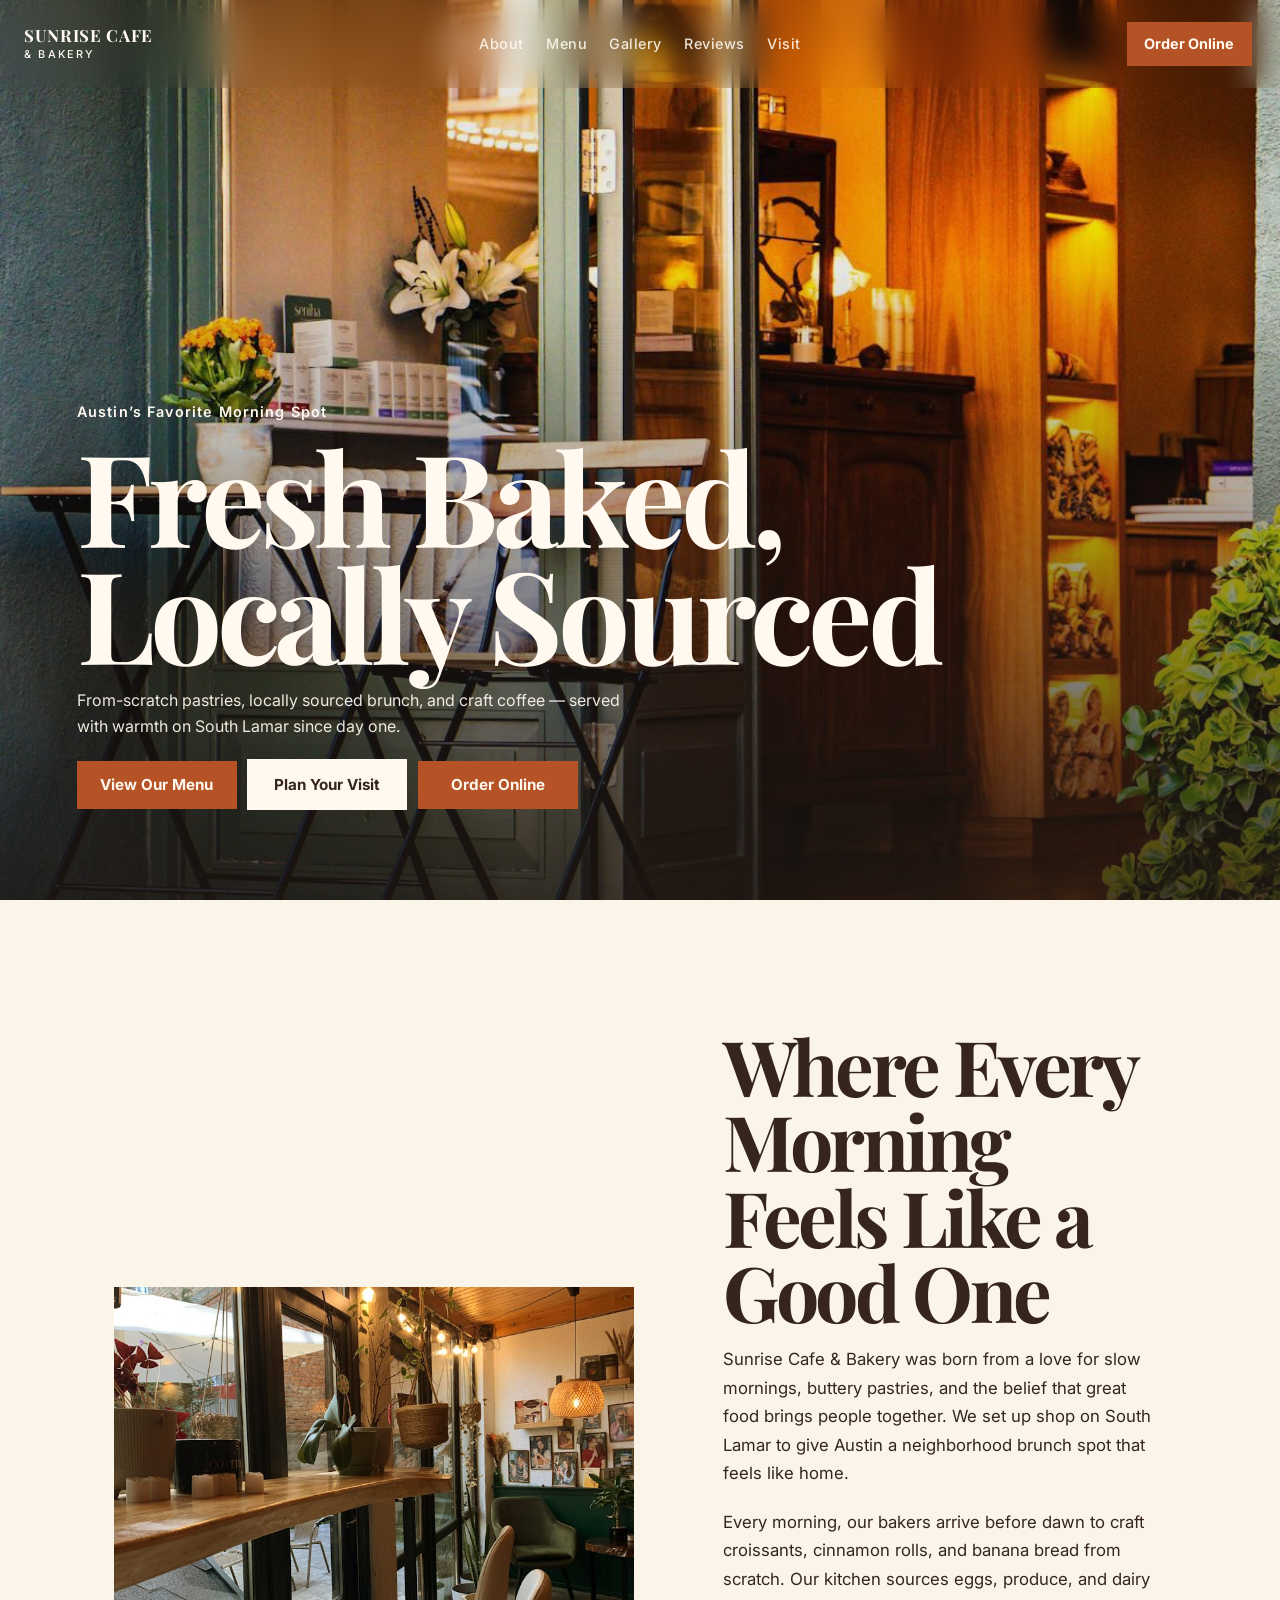
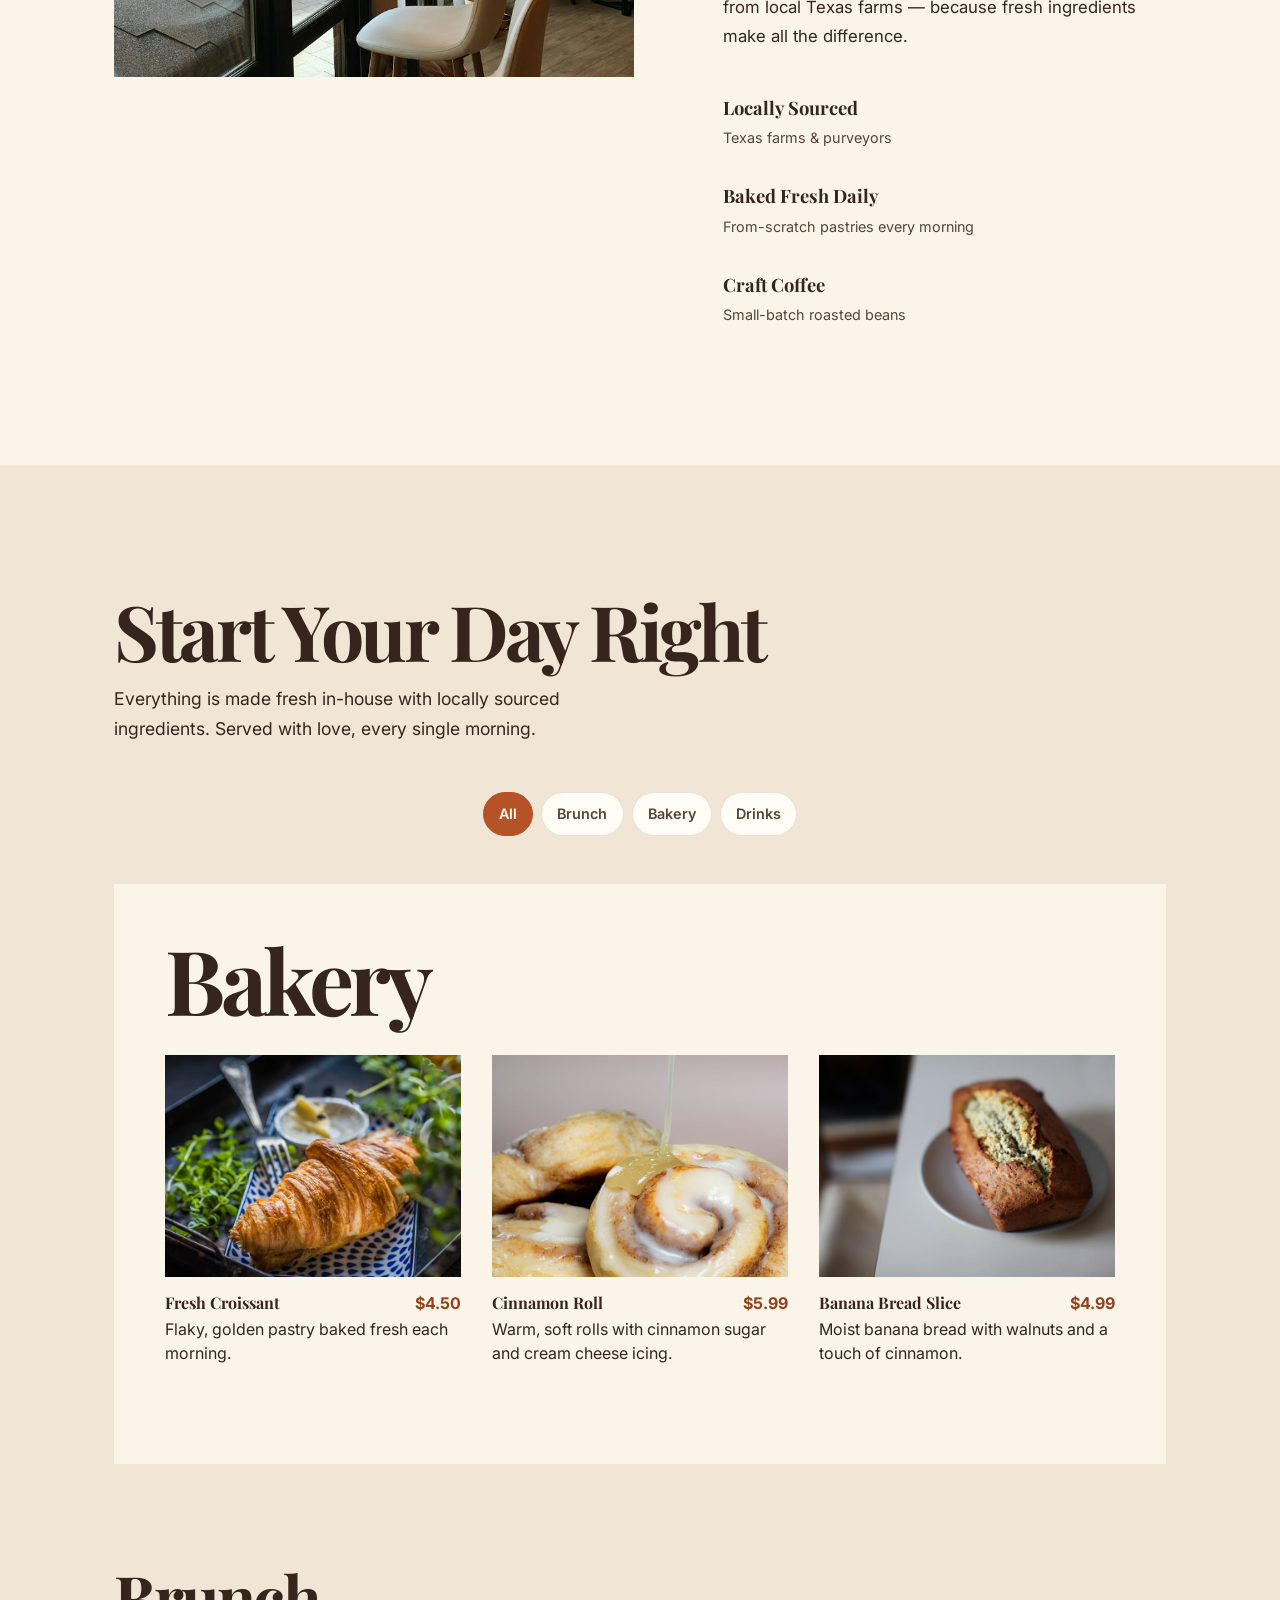
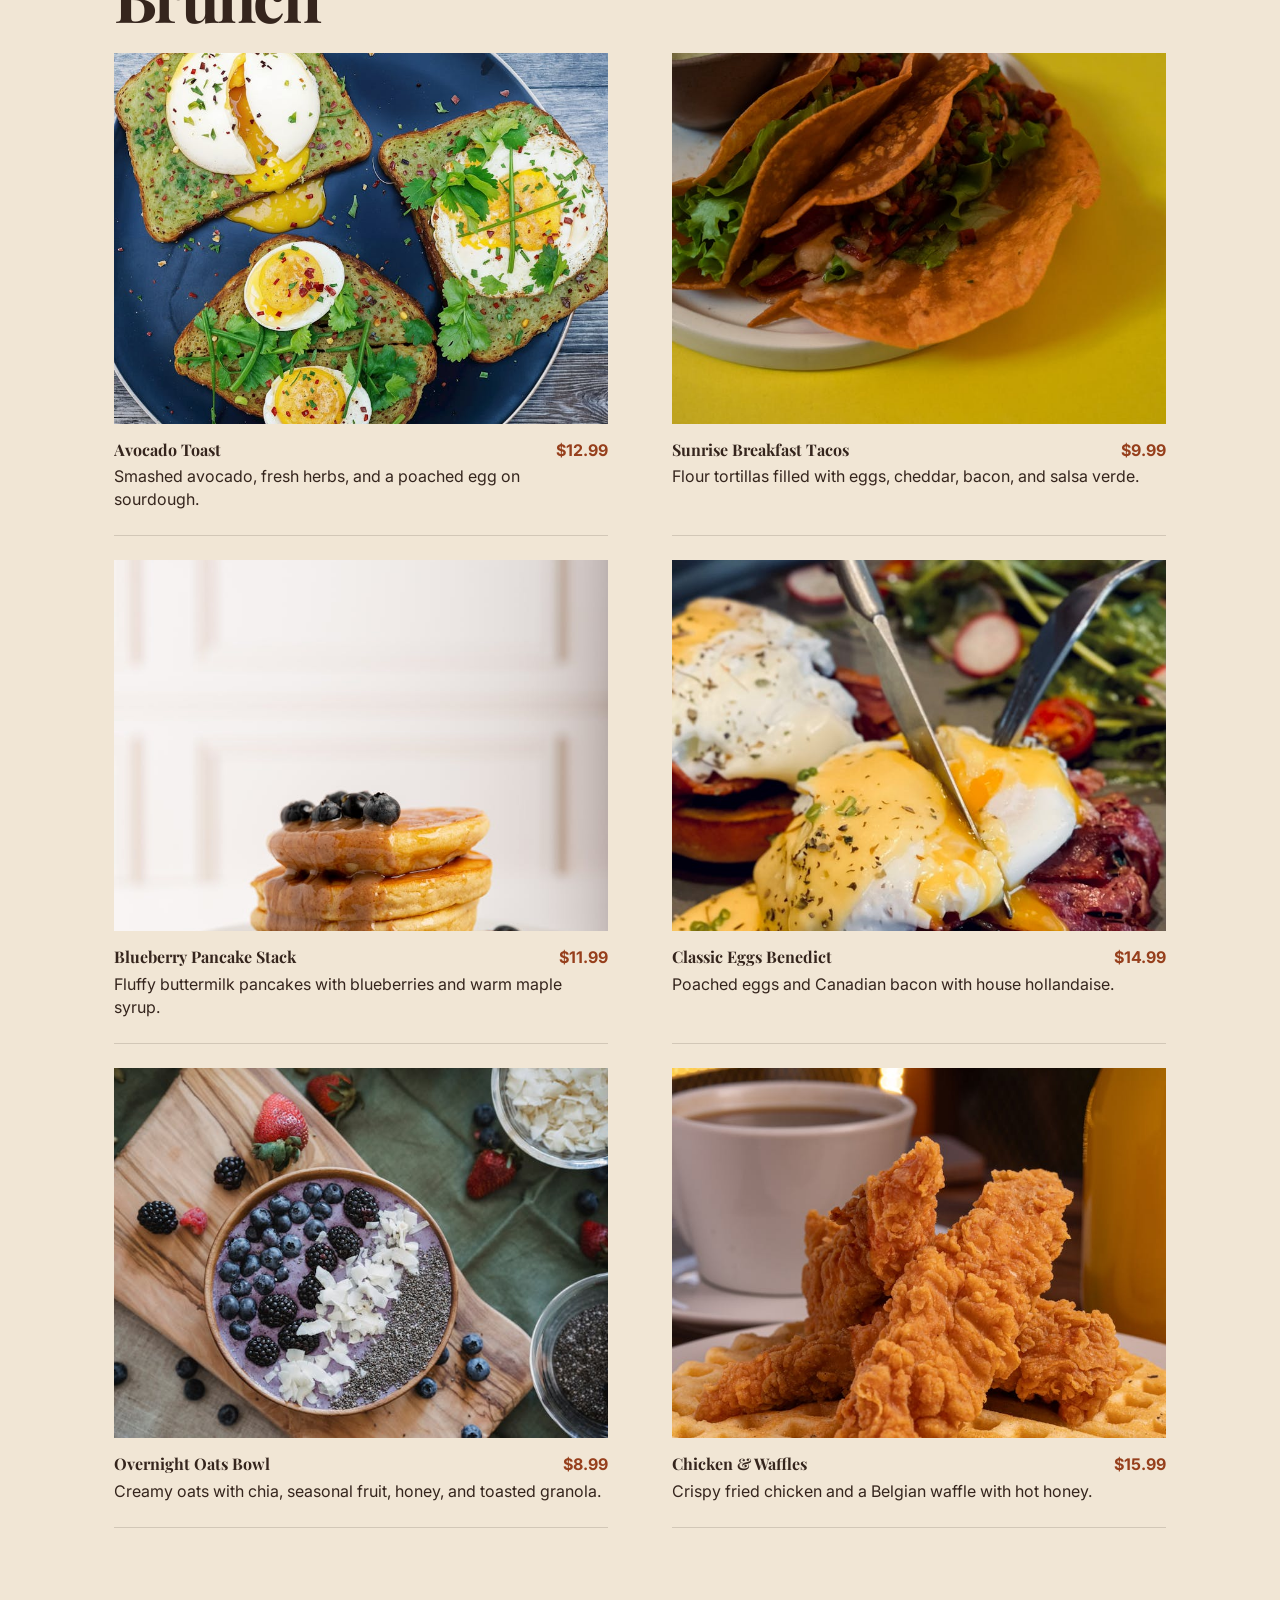
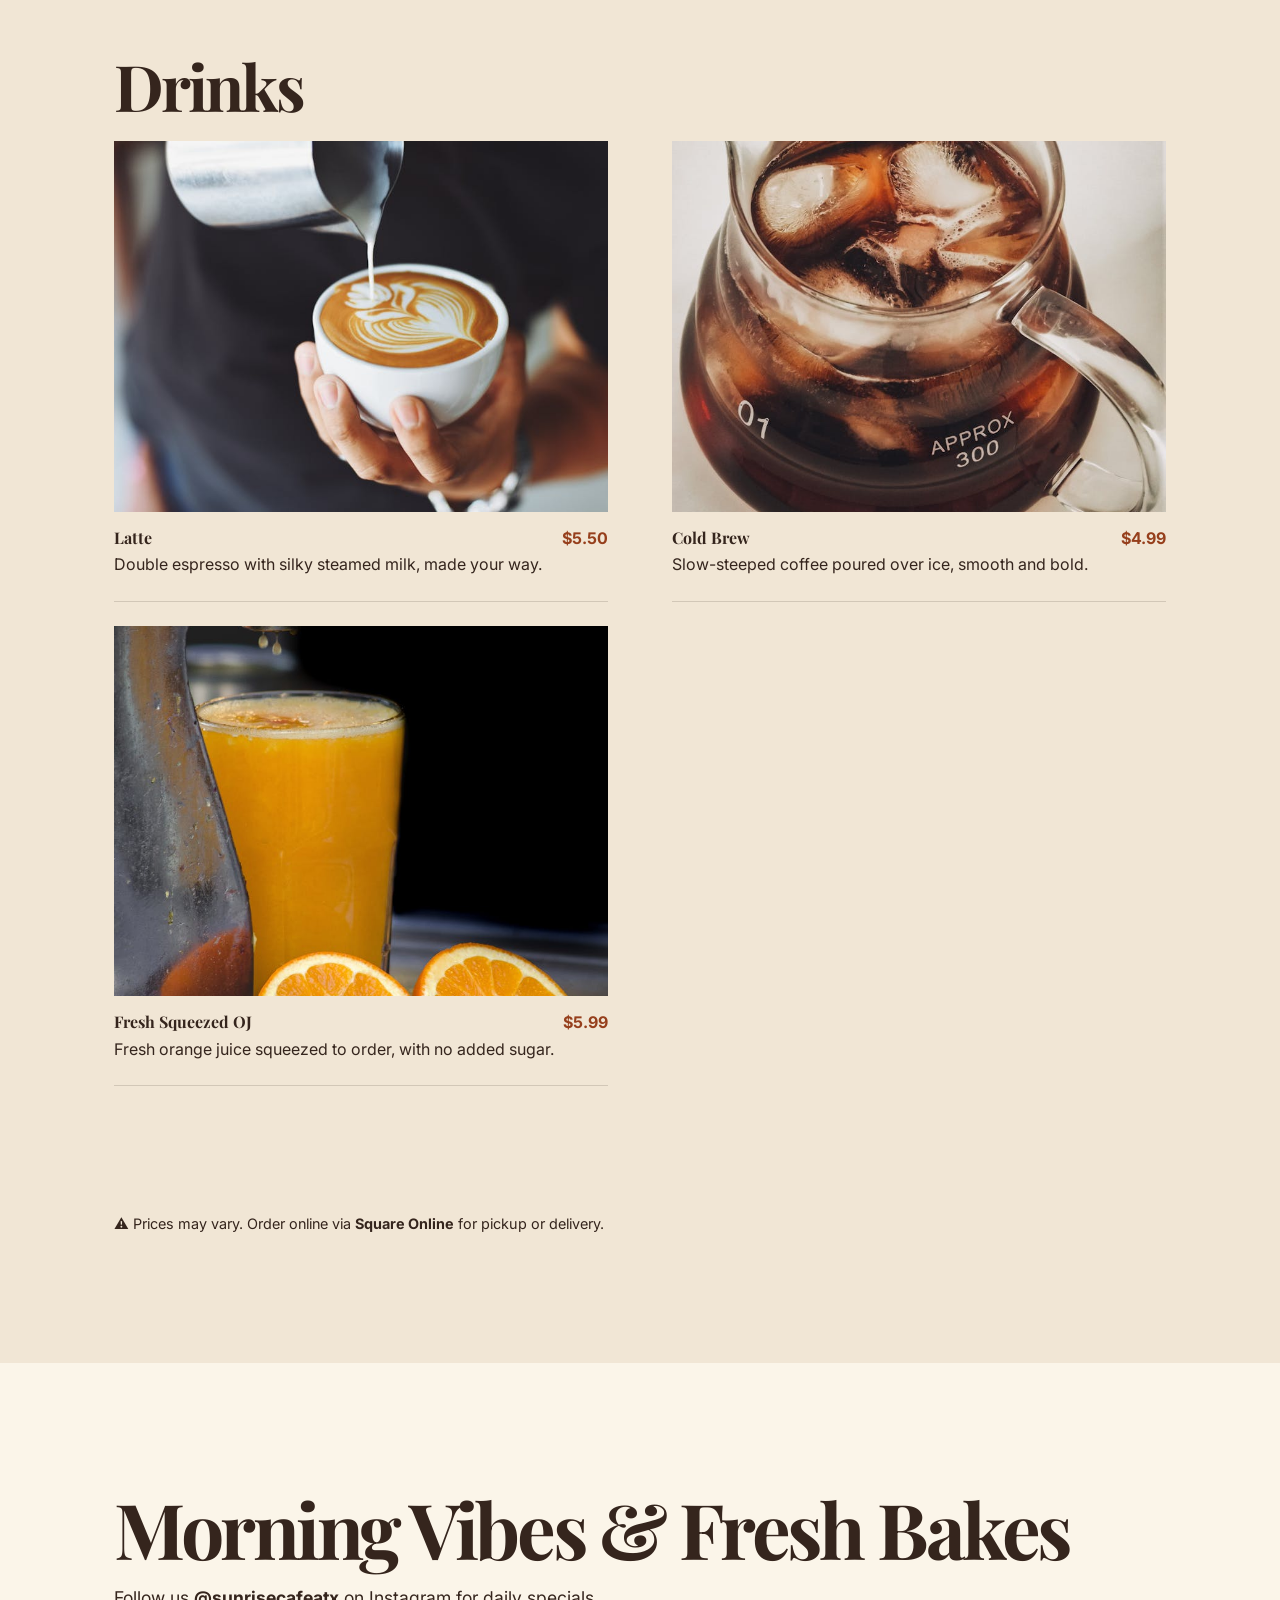
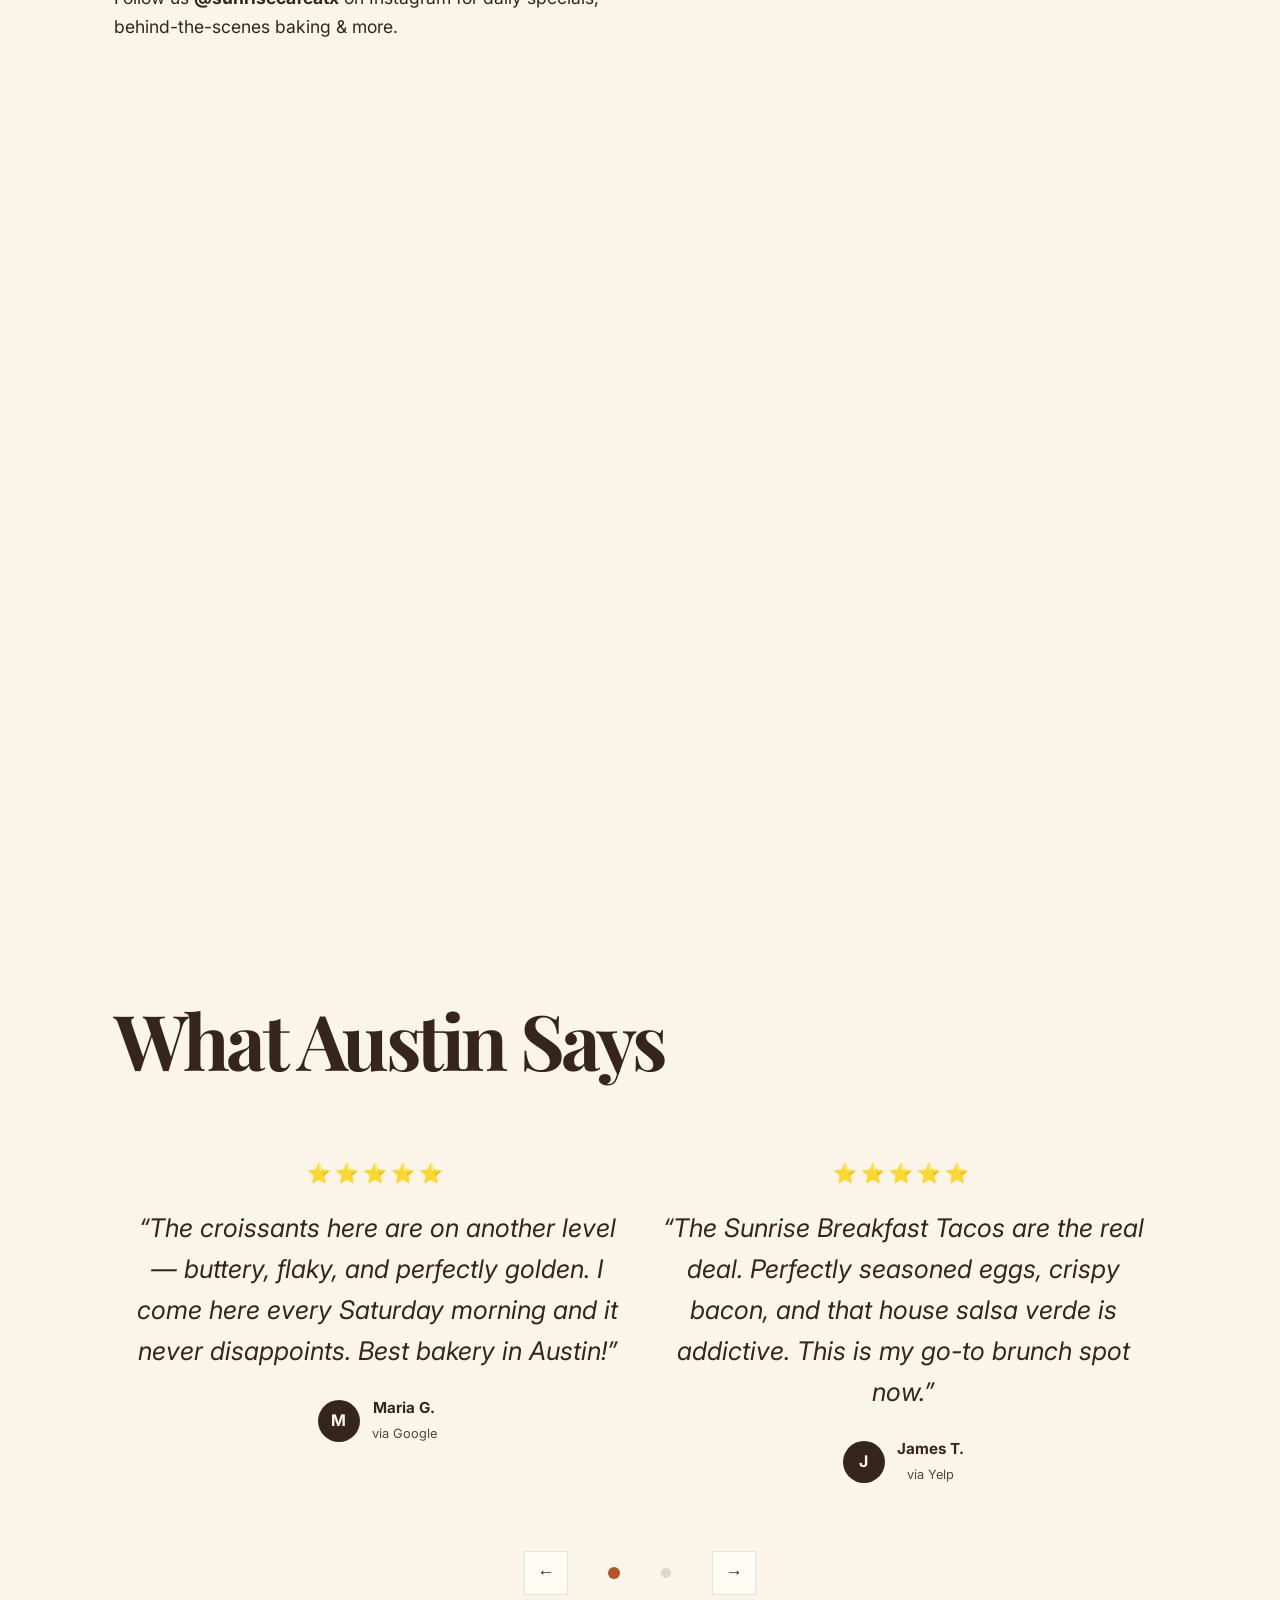
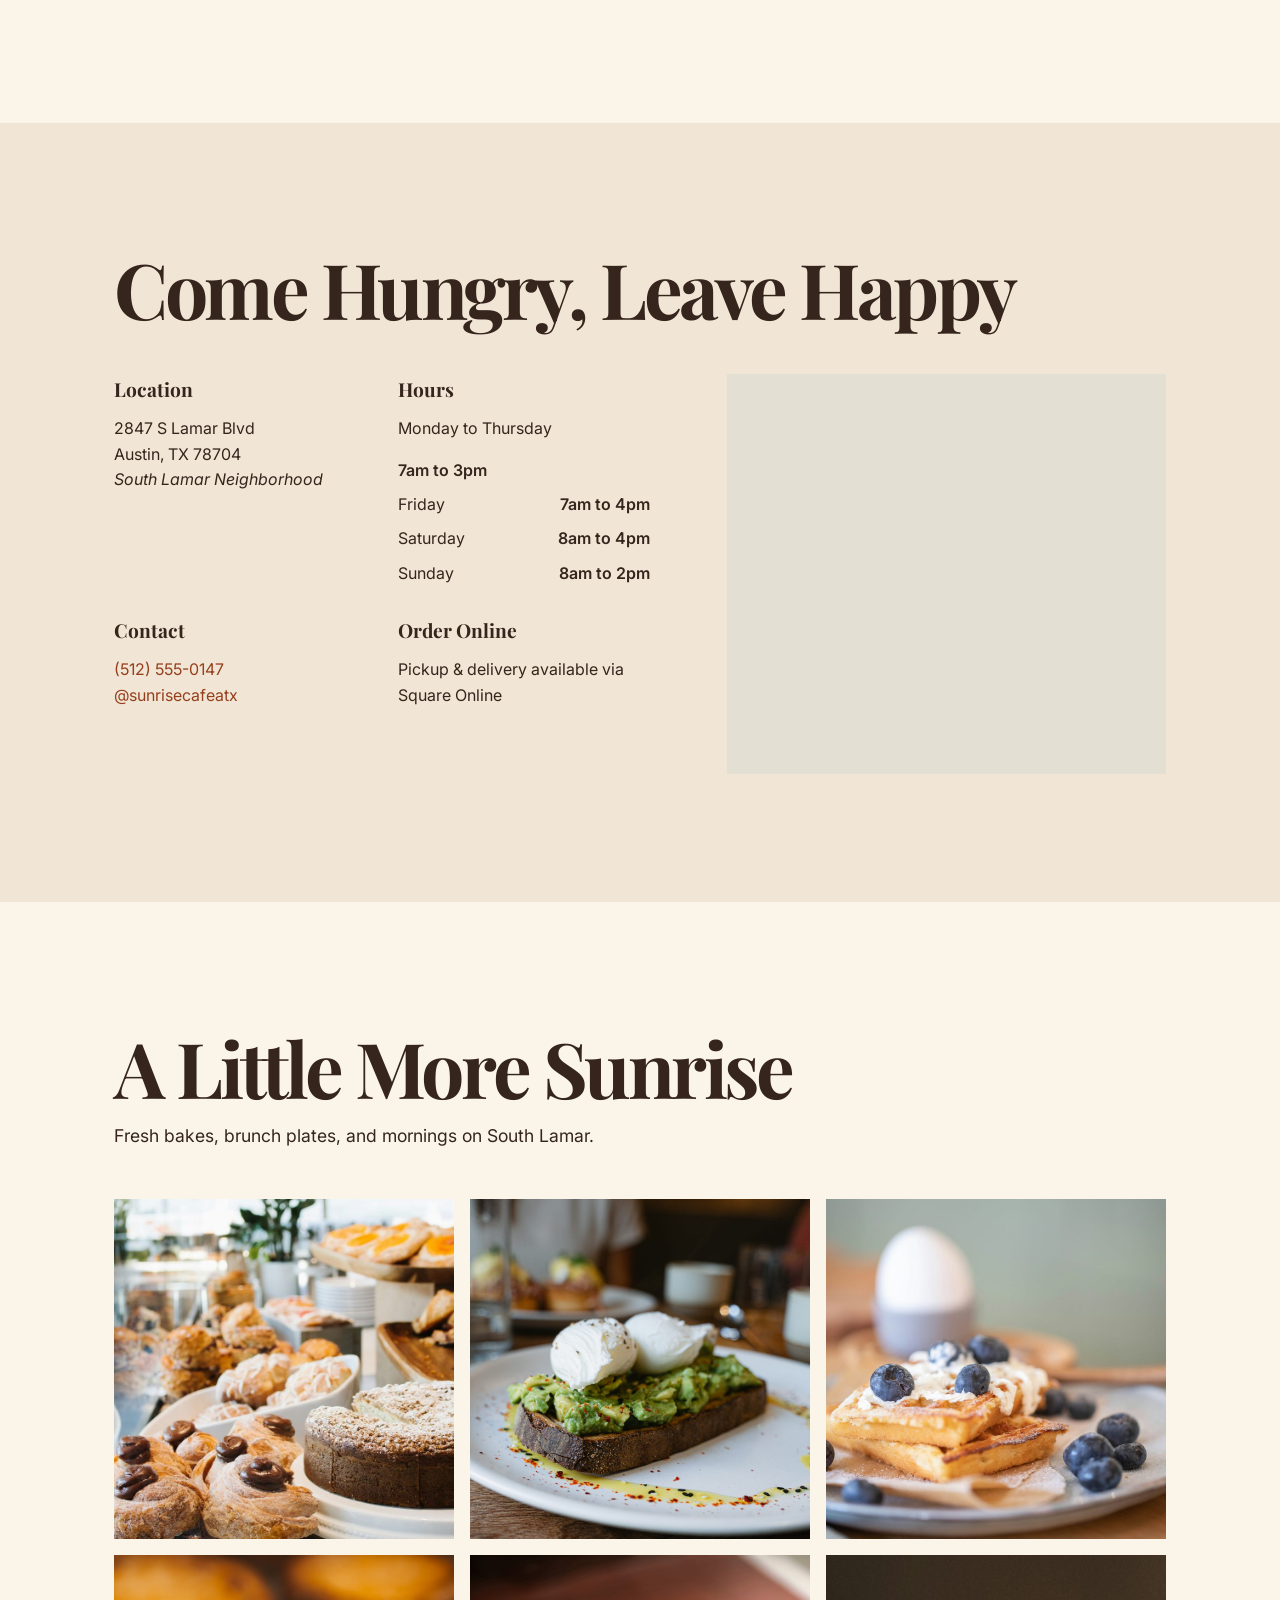
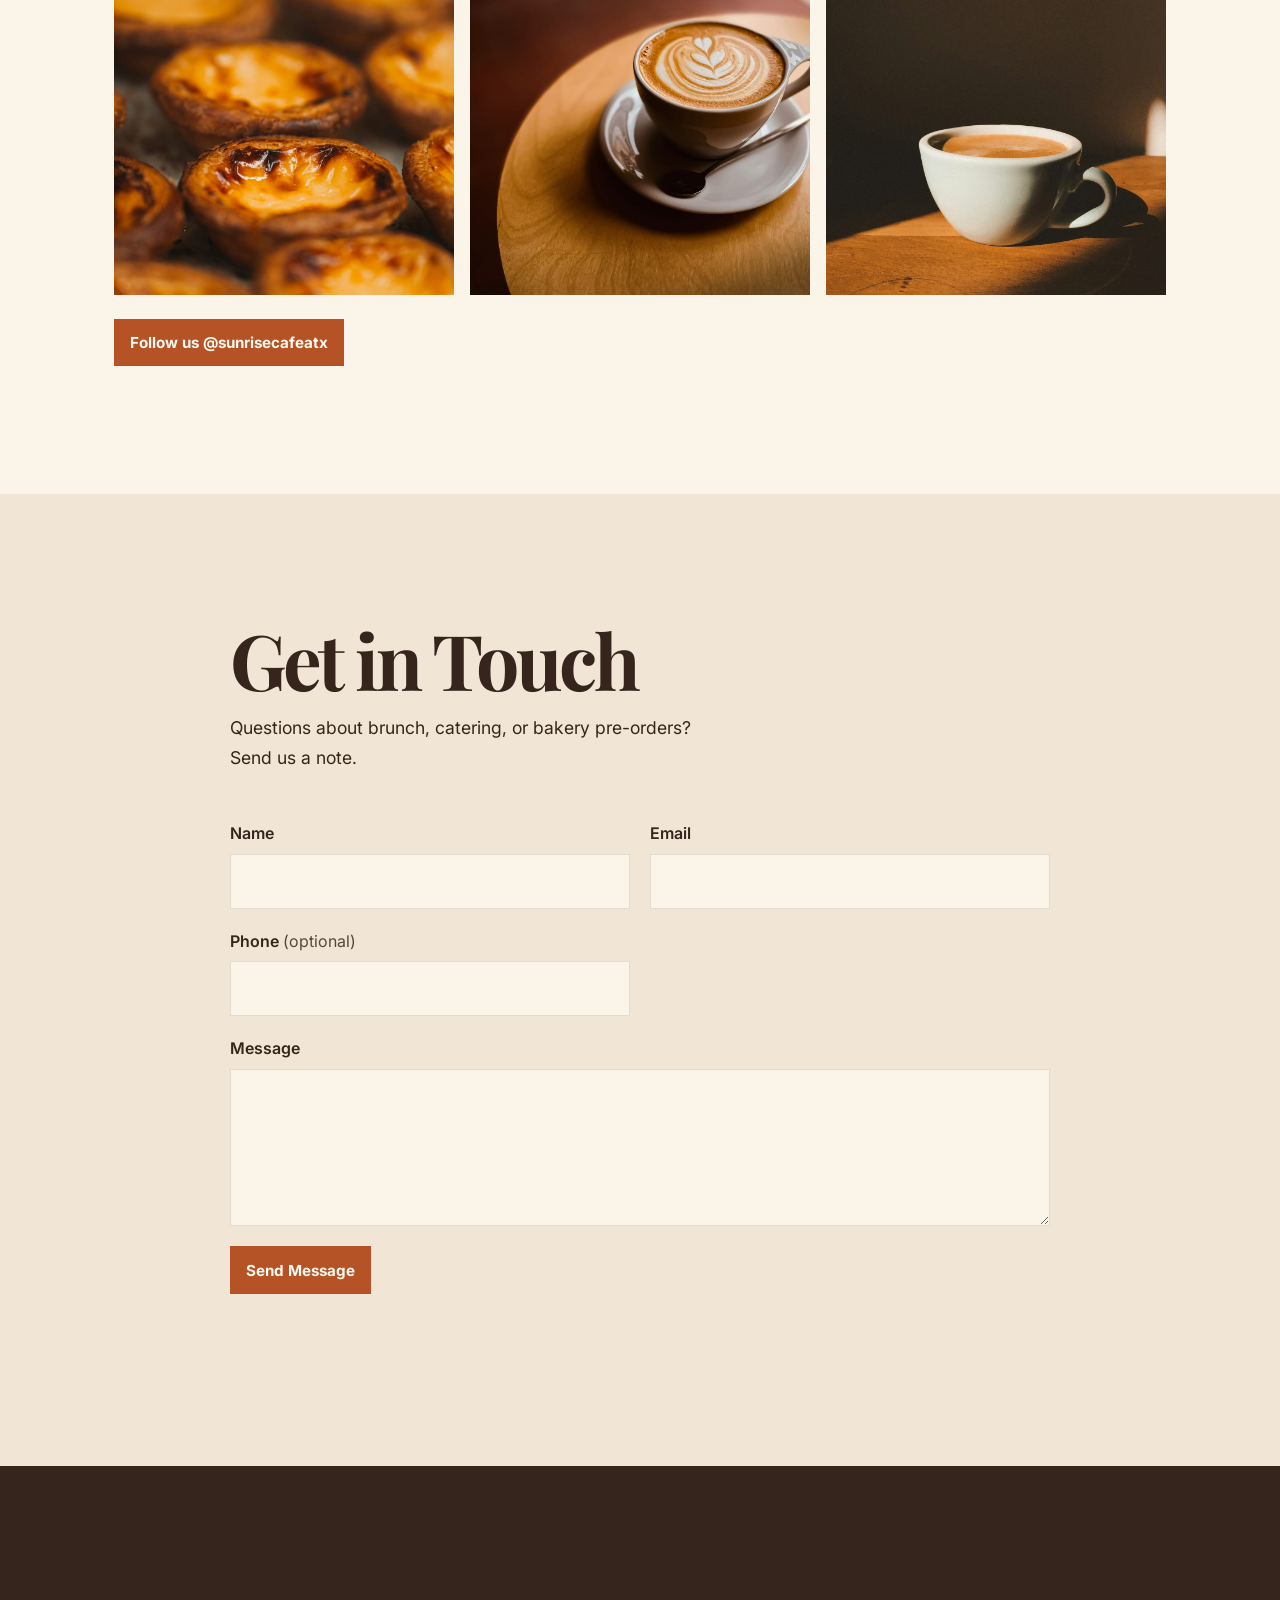
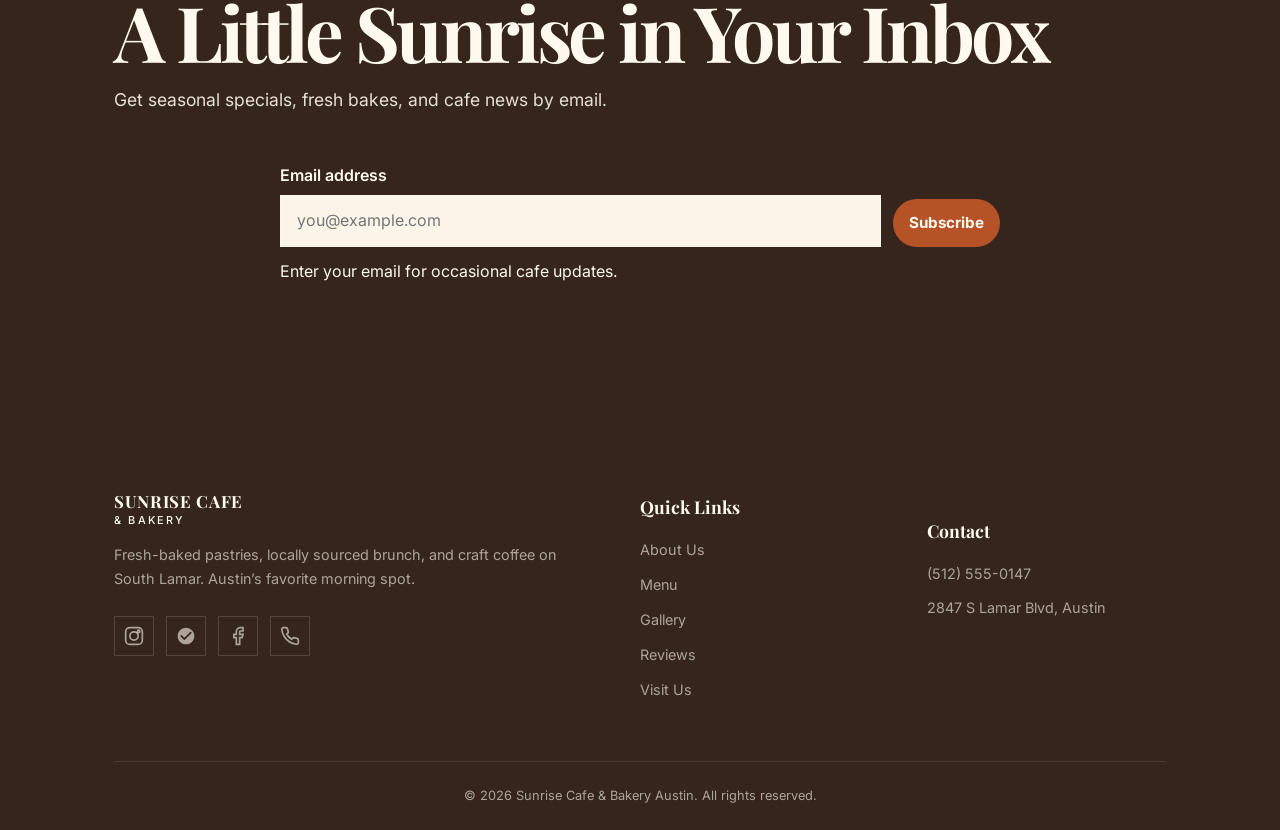
<file: index.html>
<!DOCTYPE html>
<html lang="en">
<head>
  <meta charset="UTF-8" />
  <meta name="viewport" content="width=device-width, initial-scale=1.0" />
  <!-- shows the sunrise mark in the browser tab -->
  <link rel="icon" type="image/svg+xml" href="images/sunrise-cafe-favicon.svg" />
  <!-- i added these tags so the site shares cleanly -->
  <title>Sunrise Cafe &amp; Bakery | Brunch &amp; Bakes in Austin, TX</title>
  <meta name="description" content="Fresh pastries, brunch, and craft coffee on South Lamar in Austin, TX at Sunrise Cafe &amp; Bakery. Start your morning with us." />
  <meta property="og:title" content="Sunrise Cafe &amp; Bakery | Brunch &amp; Bakes in Austin, TX" />
  <meta property="og:description" content="Fresh pastries, brunch, and craft coffee on South Lamar in Austin, TX at Sunrise Cafe &amp; Bakery. Start your morning with us." />
  <meta property="og:type" content="website" />
  <meta property="og:url" content="https://sunrisecafe1.netlify.app/" />
  <meta property="og:site_name" content="Sunrise Cafe &amp; Bakery" />
  <meta property="og:image" content="https://sunrisecafe1.netlify.app/images/og-image.jpg" />
  <meta property="og:image:width" content="1200" />
  <meta property="og:image:height" content="630" />
  <meta property="og:image:alt" content="Sunrise Cafe &amp; Bakery storefront" />
  <meta name="twitter:card" content="summary_large_image" />
  <meta name="twitter:title" content="Sunrise Cafe &amp; Bakery | Brunch &amp; Bakes in Austin, TX" />
  <meta name="twitter:description" content="Fresh pastries, brunch, and craft coffee on South Lamar in Austin, TX at Sunrise Cafe &amp; Bakery. Start your morning with us." />
  <meta name="twitter:image" content="https://sunrisecafe1.netlify.app/images/og-image.jpg" />
  <link rel="canonical" href="https://sunrisecafe1.netlify.app/" />
  <meta name="theme-color" content="#B65326" />
  <!-- loads the cafe's redesigned styles -->
  <link rel="stylesheet" href="styles.css" />
  <link rel="preconnect" href="https://fonts.googleapis.com" />
  <link rel="preconnect" href="https://fonts.gstatic.com" crossorigin />
  <!-- i limited font downloads to the styles used on the page -->
  <link href="https://fonts.googleapis.com/css2?family=Inter:wght@400;500;600;700&amp;family=Playfair+Display:ital,wght@0,400;0,700;1,400&amp;display=swap" rel="stylesheet" />
</head>
<body>
  <!-- ===================== NAVIGATION ===================== -->
  <nav class="navbar" id="navbar">
    <div class="nav-container">
      <a href="#hero" class="nav-logo">
        <span class="logo-icon">&#9728;&#65039;</span>
        <!-- names the business in the header -->
        <span class="logo-text">SUNRISE <span class="logo-accent">CAFE</span><span class="logo-bakery">&amp; BAKERY</span></span>
      </a>
      <ul class="nav-links" id="navLinks">
        <li><a href="#about">About</a></li>
        <li><a href="#menu">Menu</a></li>
        <li><a href="#gallery">Gallery</a></li>
        <li><a href="#testimonials">Reviews</a></li>
        <li><a href="#hours-location">Visit</a></li>
      </ul>
      <!-- todo replace with real square ordering url -->
      <a href="https://squareup.com/PLACEHOLDER" class="nav-cta" target="_blank" rel="noopener noreferrer">Order Online</a>
      <!-- toggles the mobile navigation -->
      <button class="nav-toggle" id="navToggle" aria-label="Toggle menu" aria-expanded="false" aria-controls="navLinks">
        <span></span><span></span><span></span>
      </button>
    </div>
  </nav>

  <!-- i grouped the page sections in main for assistive technology -->
  <main>
  <!-- ===================== HERO ===================== -->
  <section class="hero" id="hero">
    <div class="hero-bg-overlay"></div>
    <div class="hero-content">
      <p class="hero-subtitle animate-on-scroll">Austin&rsquo;s Favorite Morning Spot</p>
      <h1 class="hero-title animate-on-scroll">
        Fresh Baked,<br />
        <span class="text-gradient">Locally Sourced</span>
      </h1>
      <p class="hero-desc animate-on-scroll">
        From-scratch pastries, locally sourced brunch, and craft coffee &mdash;
        served with warmth on South Lamar since day one.
      </p>
      <div class="hero-actions animate-on-scroll">
        <a href="#menu" class="btn btn-primary">View Our Menu</a>
        <a href="#hours-location" class="btn btn-outline">Plan Your Visit</a>
        <!-- todo replace with real square ordering url -->
        <a href="https://squareup.com/PLACEHOLDER" class="btn btn-primary" target="_blank" rel="noopener noreferrer">Order Online</a>
      </div>
      <div class="hero-badges animate-on-scroll">
        <div class="badge">
          <div>
            <strong>4.8</strong>
            <span>Rating</span>
          </div>
        </div>
        <div class="badge">
          <div>
            <strong>200+</strong>
            <span>Reviews</span>
          </div>
        </div>
        <div class="badge">
          <div>
            <strong>Local</strong>
            <span>Sourced</span>
          </div>
        </div>
      </div>
    </div>
    <!-- i prioritized the hero photo and reserved its image space -->
    <div class="hero-image-placeholder animate-on-scroll">
      <img class="hero-image" src="images/cafe-exterior.jpg" alt="Sunrise Cafe &amp; Bakery exterior on S Lamar Blvd" width="1200" height="1800" fetchpriority="high" />
    </div>
    <div class="hero-scroll-indicator">
      <span>Scroll</span>
      <div class="scroll-line"></div>
    </div>
  </section>

  <!-- ===================== ABOUT ===================== -->
  <section class="about section" id="about">
    <div class="container">
      <div class="about-grid">
        <div class="about-image-col animate-on-scroll">
          <div class="about-image-wrapper">
            <!-- i deferred lower-page photos and reserved their image space -->
            <img class="about-image" src="images/cafe-interior-warm.jpg" alt="Inside Sunrise Cafe &amp; Bakery" width="800" height="1067" loading="lazy" decoding="async" />
            <div class="about-accent-box">
              <span class="accent-number">Est.</span>
              <span class="accent-label">Austin, TX</span>
            </div>
          </div>
        </div>
        <div class="about-text-col">
          <span class="section-tag animate-on-scroll">Our Story</span>
          <h2 class="section-title animate-on-scroll">Where Every Morning<br />Feels Like a Good One</h2>
          <p class="about-paragraph animate-on-scroll">
            Sunrise Cafe &amp; Bakery was born from a love for slow mornings, buttery
            pastries, and the belief that great food brings people together. We set up
            shop on South Lamar to give Austin a neighborhood brunch spot that feels
            like home.
          </p>
          <p class="about-paragraph animate-on-scroll">
            Every morning, our bakers arrive before dawn to craft croissants, cinnamon
            rolls, and banana bread from scratch. Our kitchen sources eggs, produce,
            and dairy from local Texas farms &mdash; because fresh ingredients make all
            the difference.
          </p>
          <div class="about-features animate-on-scroll">
            <div class="about-feature">
              <div class="feature-icon">&#127793;</div>
              <div>
                <strong>Locally Sourced</strong>
                <p>Texas farms &amp; purveyors</p>
              </div>
            </div>
            <div class="about-feature">
              <div class="feature-icon">&#129377;</div>
              <div>
                <strong>Baked Fresh Daily</strong>
                <p>From-scratch pastries every morning</p>
              </div>
            </div>
            <div class="about-feature">
              <div class="feature-icon">&#9749;</div>
              <div>
                <strong>Craft Coffee</strong>
                <p>Small-batch roasted beans</p>
              </div>
            </div>
          </div>
        </div>
      </div>
    </div>
  </section>

  <!-- ===================== MENU ===================== -->
  <section class="menu section" id="menu">
    <div class="container">
      <div class="section-header">
        <span class="section-tag animate-on-scroll">The Menu</span>
        <h2 class="section-title animate-on-scroll">Start Your Day Right</h2>
        <p class="section-desc animate-on-scroll">Everything is made fresh in-house with locally sourced ingredients. Served with love, every single morning.</p>
      </div>

      <!-- Menu Filter Tabs -->
      <div class="menu-tabs animate-on-scroll">
        <button class="menu-tab filter-btn active" data-category="all">All</button>
        <button class="menu-tab filter-btn" data-category="brunch">Brunch</button>
        <button class="menu-tab filter-btn" data-category="bakery">Bakery</button>
        <button class="menu-tab filter-btn" data-category="drinks">Drinks</button>
      </div>

      <!-- groups the menu with bakery featured first -->
      <div class="menu-grid" id="menuGrid">
        <!-- features the bakery selection first -->
        <section class="menu-category-group menu-category-bakery" data-category-group="bakery" aria-labelledby="bakery-heading">
          <h3 class="menu-category-heading" id="bakery-heading">Bakery</h3>
          <div class="menu-category-items">
            <article class="menu-card menu-item" data-category="bakery">
              <img class="menu-image-placeholder" src="images/croissants.jpg" alt="Fresh Croissant" style="object-fit: cover;" width="800" height="533" loading="lazy" decoding="async" />
              <div class="menu-item-copy"><div class="menu-item-heading"><h4>Fresh Croissant</h4><span class="menu-price">$4.50</span></div><p>Flaky, golden pastry baked fresh each morning.</p></div>
            </article>
            <article class="menu-card menu-item" data-category="bakery">
              <img class="menu-image-placeholder" src="images/cinnamon-rolls.jpg" alt="Cinnamon Roll" style="object-fit: cover;" width="800" height="965" loading="lazy" decoding="async" />
              <div class="menu-item-copy"><div class="menu-item-heading"><h4>Cinnamon Roll</h4><span class="menu-price">$5.99</span></div><p>Warm, soft rolls with cinnamon sugar and cream cheese icing.</p></div>
            </article>
            <article class="menu-card menu-item" data-category="bakery">
              <img class="menu-image-placeholder" src="images/banana-bread.jpg" alt="Banana Bread Slice" style="object-fit: cover;" width="800" height="533" loading="lazy" decoding="async" />
              <div class="menu-item-copy"><div class="menu-item-heading"><h4>Banana Bread Slice</h4><span class="menu-price">$4.99</span></div><p>Moist banana bread with walnuts and a touch of cinnamon.</p></div>
            </article>
          </div>
        </section>

        <!-- groups the brunch plates -->
        <section class="menu-category-group" data-category-group="brunch" aria-labelledby="brunch-heading">
          <h3 class="menu-category-heading" id="brunch-heading">Brunch</h3>
          <div class="menu-category-items">
            <article class="menu-card menu-item" data-category="brunch">
              <img class="menu-image-placeholder" src="images/avocado-toast.jpg" alt="Avocado Toast" style="object-fit: cover;" width="800" height="800" loading="lazy" decoding="async" />
              <div class="menu-item-copy"><div class="menu-item-heading"><h4>Avocado Toast</h4><span class="menu-price">$12.99</span></div><p>Smashed avocado, fresh herbs, and a poached egg on sourdough.</p></div>
            </article>
            <article class="menu-card menu-item" data-category="brunch">
              <img class="menu-image-placeholder" src="images/breakfast-tacos.jpg" alt="Sunrise Breakfast Tacos" style="object-fit: cover;" width="800" height="1065" loading="lazy" decoding="async" />
              <div class="menu-item-copy"><div class="menu-item-heading"><h4>Sunrise Breakfast Tacos</h4><span class="menu-price">$9.99</span></div><p>Flour tortillas filled with eggs, cheddar, bacon, and salsa verde.</p></div>
            </article>
            <article class="menu-card menu-item" data-category="brunch">
              <img class="menu-image-placeholder" src="images/blueberry-pancakes.jpg" alt="Blueberry Pancake Stack" style="object-fit: cover;" width="800" height="1200" loading="lazy" decoding="async" />
              <div class="menu-item-copy"><div class="menu-item-heading"><h4>Blueberry Pancake Stack</h4><span class="menu-price">$11.99</span></div><p>Fluffy buttermilk pancakes with blueberries and warm maple syrup.</p></div>
            </article>
            <article class="menu-card menu-item" data-category="brunch">
              <img class="menu-image-placeholder" src="images/eggs-benedict.jpg" alt="Classic Eggs Benedict" style="object-fit: cover;" width="800" height="1423" loading="lazy" decoding="async" />
              <div class="menu-item-copy"><div class="menu-item-heading"><h4>Classic Eggs Benedict</h4><span class="menu-price">$14.99</span></div><p>Poached eggs and Canadian bacon with house hollandaise.</p></div>
            </article>
            <article class="menu-card menu-item" data-category="brunch">
              <img class="menu-image-placeholder" src="images/overnight-oats.jpg" alt="Overnight Oats Bowl" style="object-fit: cover;" width="800" height="533" loading="lazy" decoding="async" />
              <div class="menu-item-copy"><div class="menu-item-heading"><h4>Overnight Oats Bowl</h4><span class="menu-price">$8.99</span></div><p>Creamy oats with chia, seasonal fruit, honey, and toasted granola.</p></div>
            </article>
            <article class="menu-card menu-item" data-category="brunch">
              <img class="menu-image-placeholder" src="images/chicken-and-waffles.jpg" alt="Chicken &amp; Waffles" style="object-fit: cover;" width="800" height="1200" loading="lazy" decoding="async" />
              <div class="menu-item-copy"><div class="menu-item-heading"><h4>Chicken &amp; Waffles</h4><span class="menu-price">$15.99</span></div><p>Crispy fried chicken and a Belgian waffle with hot honey.</p></div>
            </article>
          </div>
        </section>

        <!-- groups the cafe drinks -->
        <section class="menu-category-group" data-category-group="drinks" aria-labelledby="drinks-heading">
          <h3 class="menu-category-heading" id="drinks-heading">Drinks</h3>
          <div class="menu-category-items">
            <article class="menu-card menu-item" data-category="drinks">
              <!-- shows the cafe latte art -->
              <img class="menu-image-placeholder" src="images/latte-art.jpg" alt="Latte" style="object-fit: cover;" width="800" height="534" loading="lazy" decoding="async" />
              <div class="menu-item-copy"><div class="menu-item-heading"><h4>Latte</h4><span class="menu-price">$5.50</span></div><p>Double espresso with silky steamed milk, made your way.</p></div>
            </article>
            <article class="menu-card menu-item" data-category="drinks">
              <img class="menu-image-placeholder" src="images/cold-brew.jpg" alt="Cold Brew" style="object-fit: cover;" width="800" height="1067" loading="lazy" decoding="async" />
              <div class="menu-item-copy"><div class="menu-item-heading"><h4>Cold Brew</h4><span class="menu-price">$4.99</span></div><p>Slow-steeped coffee poured over ice, smooth and bold.</p></div>
            </article>
            <article class="menu-card menu-item" data-category="drinks">
              <img class="menu-image-placeholder" src="images/orange-juice.jpg" alt="Fresh Squeezed OJ" style="object-fit: cover;" width="800" height="1067" loading="lazy" decoding="async" />
              <div class="menu-item-copy"><div class="menu-item-heading"><h4>Fresh Squeezed OJ</h4><span class="menu-price">$5.99</span></div><p>Fresh orange juice squeezed to order, with no added sugar.</p></div>
            </article>
          </div>
        </section>
      </div>

      <div class="menu-note animate-on-scroll">
        <p>&#9888;&#65039; Prices may vary. Order online via <strong>Square Online</strong> for pickup or delivery.</p>
      </div>
    </div>
  </section>

  <!-- ===================== GALLERY ===================== -->
  <section class="gallery section" id="gallery">
    <div class="container">
      <div class="section-header">
        <span class="section-tag animate-on-scroll">The Vibe</span>
        <h2 class="section-title animate-on-scroll">Morning Vibes &amp; Fresh Bakes</h2>
        <p class="section-desc animate-on-scroll">Follow us <strong>@sunrisecafeatx</strong> on Instagram for daily specials, behind-the-scenes baking &amp; more.</p>
      </div>
      <div class="gallery-grid animate-on-scroll">
        <!-- shows the bakery display -->
        <div class="gallery-item gallery-large"><img class="gallery-image" src="images/bakery-display.jpg" alt="Fresh pastries in the bakery display" width="800" height="1199" loading="lazy" decoding="async" /></div>
        <!-- shows the cafe patio -->
        <div class="gallery-item"><img class="gallery-image" src="images/cafe-patio.jpg" alt="Cafe patio seating" width="800" height="533" loading="lazy" decoding="async" /></div>
        <!-- shows fresh produce -->
        <div class="gallery-item"><img class="gallery-image" src="images/fresh-produce-market.jpg" alt="Fresh produce at the market" width="800" height="533" loading="lazy" decoding="async" /></div>
        <!-- reuses the bakery display photo to fill the six-card gallery -->
        <div class="gallery-item"><img class="gallery-image" src="images/bakery-display.jpg" alt="Fresh pastries in the bakery display" width="800" height="1199" loading="lazy" decoding="async" /></div>
        <!-- reuses the cafe patio photo to fill the six-card gallery -->
        <div class="gallery-item"><img class="gallery-image" src="images/cafe-patio.jpg" alt="Cafe patio seating" width="800" height="533" loading="lazy" decoding="async" /></div>
        <!-- reuses the produce market photo to fill the six-card gallery -->
        <div class="gallery-item"><img class="gallery-image" src="images/fresh-produce-market.jpg" alt="Fresh produce at the market" width="800" height="533" loading="lazy" decoding="async" /></div>
      </div>
    </div>
  </section>

  <!-- ===================== TESTIMONIALS ===================== -->
  <section class="testimonials section" id="testimonials">
    <div class="container">
      <div class="section-header">
        <span class="section-tag animate-on-scroll">Reviews</span>
        <h2 class="section-title animate-on-scroll">What Austin Says</h2>
      </div>
      <div class="testimonial-slider" id="testimonialSlider">
        <div class="testimonial-track" id="testimonialTrack">
          <div class="testimonial-card">
            <div class="stars">&#11088;&#11088;&#11088;&#11088;&#11088;</div>
            <p>&ldquo;The croissants here are on another level &mdash; buttery, flaky, and perfectly golden. I come here every Saturday morning and it never disappoints. Best bakery in Austin!&rdquo;</p>
            <div class="testimonial-author">
              <div class="author-avatar">M</div>
              <div>
                <strong>Maria G.</strong>
                <span>via Google</span>
              </div>
            </div>
          </div>
          <div class="testimonial-card">
            <div class="stars">&#11088;&#11088;&#11088;&#11088;&#11088;</div>
            <p>&ldquo;The Sunrise Breakfast Tacos are the real deal. Perfectly seasoned eggs, crispy bacon, and that house salsa verde is addictive. This is my go-to brunch spot now.&rdquo;</p>
            <div class="testimonial-author">
              <div class="author-avatar">J</div>
              <div>
                <strong>James T.</strong>
                <span>via Yelp</span>
              </div>
            </div>
          </div>
          <div class="testimonial-card">
            <div class="stars">&#11088;&#11088;&#11088;&#11088;&#11088;</div>
            <p>&ldquo;Finally a cafe that gets oat milk lattes right! The coffee is smooth, the overnight oats bowl is gorgeous, and the whole space just feels warm and inviting.&rdquo;</p>
            <div class="testimonial-author">
              <div class="author-avatar">P</div>
              <div>
                <strong>Priya K.</strong>
                <span>via Google</span>
              </div>
            </div>
          </div>
          <div class="testimonial-card">
            <div class="stars">&#11088;&#11088;&#11088;&#11088;</div>
            <p>&ldquo;Great vibes and really solid food. The chicken and waffles blew me away. Only wish they were open a bit later on weekdays. Definitely worth the visit!&rdquo;</p>
            <div class="testimonial-author">
              <div class="author-avatar">D</div>
              <div>
                <strong>David R.</strong>
                <span>via Yelp</span>
              </div>
            </div>
          </div>
        </div>
        <div class="testimonial-controls">
          <button class="testimonial-btn" id="prevBtn" aria-label="Previous review">&#8592;</button>
          <div class="testimonial-dots" id="testimonialDots"></div>
          <button class="testimonial-btn" id="nextBtn" aria-label="Next review">&#8594;</button>
        </div>
      </div>
    </div>
  </section>

  <!-- ===================== HOURS & LOCATION ===================== -->
  <section class="find-us section" id="hours-location">
    <div class="container">
      <div class="section-header">
        <span class="section-tag animate-on-scroll">Visit Us</span>
        <h2 class="section-title animate-on-scroll">Come Hungry, Leave Happy</h2>
      </div>
      <div class="find-us-grid">
        <div class="find-us-info animate-on-scroll">
          <!-- lists the business address -->
          <div class="info-card">
            <div class="info-icon">&#128205;</div>
            <div>
              <h3>Location</h3>
              <p>2847 S Lamar Blvd<br />Austin, TX 78704<br /><em>South Lamar Neighborhood</em></p>
            </div>
          </div>
          <!-- presents weekly hours in a compact mobile-friendly list -->
          <div class="info-card hours-card">
            <div class="info-icon">&#128337;</div>
            <div>
              <h3>Hours</h3>
              <ul class="hours-list">
                <li><span>Monday to Thursday</span><time>7am to 3pm</time></li>
                <li><span>Friday</span><time>7am to 4pm</time></li>
                <li><span>Saturday</span><time>8am to 4pm</time></li>
                <li><span>Sunday</span><time>8am to 2pm</time></li>
              </ul>
            </div>
          </div>
          <div class="info-card">
            <div class="info-icon">&#128222;</div>
            <div>
              <h3>Contact</h3>
              <p>
                <a href="tel:5125550147">(512) 555-0147</a><br />
                <a href="https://instagram.com/sunrisecafeatx" target="_blank" rel="noopener noreferrer">@sunrisecafeatx</a>
              </p>
            </div>
          </div>
          <div class="info-card">
            <div class="info-icon">&#128230;</div>
            <div>
              <h3>Order Online</h3>
              <p>Pickup &amp; delivery available via Square Online</p>
            </div>
          </div>
        </div>
        <div class="find-us-map animate-on-scroll">
          <div class="map-container">
            <iframe class="contact-map" src="https://www.google.com/maps/embed?pb=!1m18!1m12!1m3!1d3446.7762932049764!2d-97.78455262376056!3d30.24345530911297!2m3!1f0!2f0!3f0!3m2!1i1024!2i768!4f13.1!3m3!1m2!1s0x8644b4d39a4798ef%3A0x386bd83af4aa2539!2s2847%20S%20Lamar%20Blvd%2C%20Austin%2C%20TX%2078704!5e0!3m2!1sen!2sus!4v1792373460713!5m2!1sen!2sus" title="Map to Sunrise Cafe &amp; Bakery at 2847 S Lamar Blvd, Austin, TX 78704" loading="lazy" referrerpolicy="no-referrer-when-downgrade" allowfullscreen></iframe>
          </div>
        </div>
      </div>
    </div>
  </section>

<!-- provides six spots for future instagram photos -->
  <section class="instagram section" id="instagram">
    <div class="container">
      <div class="section-header">
        <span class="section-tag">Instagram</span>
        <h2 class="section-title">A Little More Sunrise</h2>
        <p class="section-desc">Fresh bakes, brunch plates, and mornings on South Lamar.</p>
      </div>
      <div class="instagram-grid">
        <img class="instagram-image" src="images/instagram-1.jpg" alt="Sunrise Cafe Instagram photo 1" width="800" height="1200" loading="lazy" decoding="async" />
        <img class="instagram-image" src="images/instagram-2.jpg" alt="Sunrise Cafe Instagram photo 2" width="1066" height="1600" loading="lazy" decoding="async" />
        <img class="instagram-image" src="images/instagram-3.jpg" alt="Sunrise Cafe Instagram photo 3" width="1600" height="1067" loading="lazy" decoding="async" />
        <img class="instagram-image" src="images/instagram-4.jpg" alt="Sunrise Cafe Instagram photo 4" width="1067" height="1600" loading="lazy" decoding="async" />
        <img class="instagram-image" src="images/instagram-5.jpg" alt="Sunrise Cafe Instagram photo 5" width="1600" height="1067" loading="lazy" decoding="async" />
        <img class="instagram-image" src="images/instagram-6.jpg" alt="Sunrise Cafe Instagram photo 6" width="1200" height="1600" loading="lazy" decoding="async" />
      </div>
      
      <!-- opens the cafe instagram profile -->
      <a class="btn btn-primary instagram-follow" href="https://instagram.com/sunrisecafeatx" target="_blank" rel="noopener noreferrer">Follow us @sunrisecafeatx</a>
    </div>
  </section>

  <!-- i connected the contact form to formspree without a page reload -->
  <section class="contact section" id="contact-form">
    <div class="container">
      <div class="section-header">
        <span class="section-tag">Contact</span>
        <h2 class="section-title">Get in Touch</h2>
        <p class="section-desc">Questions about brunch, catering, or bakery pre-orders? Send us a note.</p>
      </div>
      <form class="contact-form" id="contactForm" name="contact" action="https://formspree.io/f/mrpenrde" method="POST">
        <input type="hidden" name="_subject" value="New message from Sunrise Cafe website" />
        <div class="contact-honeypot" aria-hidden="true">
          <label for="contact-gotcha">Leave this field empty</label>
          <input id="contact-gotcha" name="_gotcha" type="text" tabindex="-1" autocomplete="off" />
        </div>
        <div class="contact-field">
          <label for="contact-name">Name</label>
          <input id="contact-name" name="name" type="text" autocomplete="name" required />
        </div>
        <div class="contact-field">
          <label for="contact-email">Email</label>
          <input id="contact-email" name="email" type="email" autocomplete="email" required />
        </div>
        <div class="contact-field">
          <label for="contact-phone">Phone <span>(optional)</span></label>
          <input id="contact-phone" name="phone" type="tel" autocomplete="tel" />
        </div>
        <div class="contact-field contact-field-message">
          <label for="contact-message">Message</label>
          <textarea id="contact-message" name="message" rows="5" required></textarea>
        </div>
        <button type="submit" class="btn btn-primary">Send Message</button>
        <p class="contact-message" id="contactMessage" role="status" aria-live="polite"></p>
      </form>
    </div>
  </section>
  <!-- adds the cafe newsletter signup -->
  <section class="newsletter section" id="newsletter">
    <div class="container">
      <div class="section-header">
        <span class="section-tag">Stay in the Loop</span>
        <h2 class="section-title">A Little Sunrise in Your Inbox</h2>
        <p class="section-desc">Get seasonal specials, fresh bakes, and cafe news by email.</p>
      </div>
      <form class="newsletter-form" id="newsletterForm" action="https://formspree.io/f/mwlvgazp" method="POST">
        <input type="hidden" name="_subject" value="New newsletter signup from Sunrise Cafe website" />
        <div class="newsletter-field">
          <label for="newsletter-email">Email address</label>
          <input id="newsletter-email" name="email" type="email" autocomplete="email" placeholder="you@example.com" required />
        </div>
        <div class="newsletter-honeypot" aria-hidden="true">
          <label for="newsletter-website">Leave this field empty</label>
          <input id="newsletter-website" name="_gotcha" type="text" tabindex="-1" autocomplete="off" />
        </div>
        <button type="submit" class="btn btn-primary">Subscribe</button>
        <p class="newsletter-message" id="newsletterMessage" role="status" aria-live="polite">Enter your email for occasional cafe updates.</p>
      </form>
    </div>
  </section>
  </main>

  <!-- ===================== FOOTER ===================== -->
  <footer class="footer">
    <div class="container">
      <div class="footer-grid">
        <div class="footer-brand">
          <div class="nav-logo">
            <span class="logo-icon">&#9728;&#65039;</span>
            <!-- repeats the business name in the footer -->
            <span class="logo-text">SUNRISE <span class="logo-accent">CAFE</span><span class="logo-bakery">&amp; BAKERY</span></span>
          </div>
          <p>Fresh-baked pastries, locally sourced brunch, and craft coffee on South Lamar. Austin&rsquo;s favorite morning spot.</p>
          <div class="footer-social">
            <!-- links to the cafe's instagram profile -->
            <a href="https://instagram.com/sunrisecafeatx" target="_blank" rel="noopener noreferrer" aria-label="Instagram" class="social-link">
              <svg width="20" height="20" viewBox="0 0 24 24" fill="none" stroke="currentColor" stroke-width="2"><rect x="2" y="2" width="20" height="20" rx="5"/><circle cx="12" cy="12" r="5"/><circle cx="17.5" cy="6.5" r="1.5"/></svg>
            </a>
            <!-- todo: paste the real yelp page url -->
            <a href="#" target="_blank" rel="noopener noreferrer" aria-label="Yelp" class="social-link">
              <svg width="20" height="20" viewBox="0 0 24 24" fill="currentColor"><path d="M12 2C6.48 2 2 6.48 2 12s4.48 10 10 10 10-4.48 10-10S17.52 2 12 2zm-2 15l-5-5 1.41-1.41L10 14.17l7.59-7.59L19 8l-9 9z"/></svg>
            </a>
            <!-- todo: paste the real facebook page url -->
            <a href="#" target="_blank" rel="noopener noreferrer" aria-label="Facebook" class="social-link">
              <svg width="20" height="20" viewBox="0 0 24 24" fill="none" stroke="currentColor" stroke-width="2"><path d="M18 2h-3a5 5 0 00-5 5v3H7v4h3v8h4v-8h3l1-4h-4V7a1 1 0 011-1h3z"/></svg>
            </a>
            <a href="tel:5125550147" aria-label="Phone" class="social-link">
              <svg width="20" height="20" viewBox="0 0 24 24" fill="none" stroke="currentColor" stroke-width="2"><path d="M22 16.92v3a2 2 0 01-2.18 2 19.79 19.79 0 01-8.63-3.07 19.5 19.5 0 01-6-6 19.79 19.79 0 01-3.07-8.67A2 2 0 014.11 2h3a2 2 0 012 1.72 12.84 12.84 0 00.7 2.81 2 2 0 01-.45 2.11L8.09 9.91a16 16 0 006 6l1.27-1.27a2 2 0 012.11-.45 12.84 12.84 0 002.81.7A2 2 0 0122 16.92z"/></svg>
            </a>
          </div>
        </div>
        <div class="footer-links-col">
          <h3>Quick Links</h3>
          <ul>
            <li><a href="#about">About Us</a></li>
            <li><a href="#menu">Menu</a></li>
            <li><a href="#gallery">Gallery</a></li>
            <li><a href="#testimonials">Reviews</a></li>
            <li><a href="#hours-location">Visit Us</a></li>
          </ul>
        </div>
        <div class="footer-links-col">
          <h3 style="margin-top: 1.5rem;">Contact</h3>
          <ul>
            <li><a href="tel:5125550147">(512) 555-0147</a></li>
            <li>2847 S Lamar Blvd, Austin</li>
          </ul>
        </div>
      </div>
      <div class="footer-bottom">
        <p>&copy; 2026 Sunrise Cafe &amp; Bakery Austin. All rights reserved.</p>
      </div>
    </div>
  </footer>

  <script src="script.js" defer></script>
</body>
</html>
</file>
<file: styles.css>
/* ============================================================
   SUNRISE CAFE & BAKERY — Demo Website Styles
   Artisan Coffee & Fresh Pastries | Austin, TX
   ============================================================ */

/* ---------- CSS Custom Properties ---------- */
:root {
  /* warm orange accents and their soft treatments */
  --sunrise-orange: #B65326;
  --sunrise-orange-dark: #963F1C;
  --sunrise-orange-bright: #C86632;
  --sunrise-orange-rgb: 182, 83, 38;
  --sunrise-orange-04: rgba(182, 83, 38, 0.04);
  --sunrise-orange-06: rgba(182, 83, 38, 0.06);
  --sunrise-orange-08: rgba(182, 83, 38, 0.08);
  --sunrise-orange-10: rgba(182, 83, 38, 0.1);
  --sunrise-orange-12: rgba(182, 83, 38, 0.12);
  --sunrise-orange-15: rgba(182, 83, 38, 0.15);
  --sunrise-orange-20: rgba(182, 83, 38, 0.2);
  --sunrise-orange-30: rgba(182, 83, 38, 0.3);
  --sunrise-orange-45: rgba(182, 83, 38, 0.45);
  --sunrise-gold: #D7A43A;
  --sunrise-gold-06: rgba(215, 164, 58, 0.06);
  --sunrise-gold-10: rgba(215, 164, 58, 0.1);

  /* cream backgrounds and warm neutral surfaces */
  --cream-bg: #FBF5E9;
  --cream-card: #FFFCF5;
  --cream-hover: #F4E7D4;
  --cream-surface: #F1E6D5;
  --cream-soft: #FAF0E4;
  --cream-light: #FFF9F0;
  --cream-overlay-95: rgba(251, 245, 233, 0.95);
  --cream-overlay-98: rgba(251, 245, 233, 0.98);
  --cream-peach: #F5E0C8;
  --cream-deep: #EECBA0;
  --cream-warm: #F5E6D0;
  --cream-line: #E3DFD3;
  --cream-placeholder: #E7D7C2;
  --cream-placeholder-text: #57483C;

  /* dark readable text and warm borders */
  --text-dark: #35251D;
  --text-dark-rgb: 53, 37, 29;
  --text-muted: #57463A;
  --text-on-dark: #FFF9F0;
  --text-on-dark-40: rgba(255, 249, 240, 0.4);
  --text-on-dark-10: rgba(255, 249, 240, 0.1);
  --text-on-dark-15: rgba(255, 249, 240, 0.15);
  --text-on-dark-35: rgba(255, 249, 240, 0.35);
  --text-on-dark-60: rgba(255, 249, 240, 0.6);
  --text-on-dark-70: rgba(255, 249, 240, 0.7);
  --text-on-dark-82: rgba(255, 249, 240, 0.82);
  --text-on-dark-85: rgba(255, 249, 240, 0.85);
  --text-on-dark-88: rgba(255, 249, 240, 0.88);
  --text-on-dark-90: rgba(255, 249, 240, 0.9);
  --text-on-dark-92: rgba(255, 249, 240, 0.92);
  --text-border-05: rgba(53, 37, 29, 0.05);
  --text-border-08: rgba(53, 37, 29, 0.08);
  --text-border-10: rgba(53, 37, 29, 0.1);
  --text-border-12: rgba(53, 37, 29, 0.12);
  --text-border-14: rgba(53, 37, 29, 0.14);
  --text-border-15: rgba(53, 37, 29, 0.15);
  --text-border-16: rgba(53, 37, 29, 0.16);
  --text-border-18: rgba(53, 37, 29, 0.18);
  --text-border-20: rgba(53, 37, 29, 0.2);

  /* warm shadows and image overlays */
  --shadow-warm: rgba(55, 33, 20, 0.15);
  --shadow-warm-soft: rgba(55, 33, 20, 0.08);
  --image-shade: rgba(31, 23, 18, 0.82);
  --image-shade-light: rgba(31, 23, 18, 0.08);

  /* keeps legacy component tokens on the warm palette */
  --color-primary: var(--sunrise-orange);
  --color-primary-dark: var(--sunrise-orange-dark);
  --color-secondary: var(--text-dark);
  --color-accent: var(--sunrise-gold);
  --color-accent-2: var(--sunrise-orange-dark);
  --color-bg: var(--cream-bg);
  --color-bg-card: var(--cream-card);
  --color-bg-card-hover: var(--cream-hover);
  --color-surface: var(--cream-surface);
  --color-text: var(--text-dark);
  --color-text-muted: var(--text-muted);
  --color-border: var(--text-border-12);

  /* Typography */
  --font-heading: 'Playfair Display', Georgia, serif;
  --font-body: 'Inter', -apple-system, BlinkMacSystemFont, sans-serif;
  --font-accent: 'Playfair Display', Georgia, serif;

  /* Spacing */
  --section-padding: 7.5rem 0;
  --container-max: 1320px;
  --border-radius: 0;
  --border-radius-sm: 0;

  /* Transitions */
  --transition: 0.3s cubic-bezier(0.4, 0, 0.2, 1);
  --transition-slow: 0.6s cubic-bezier(0.4, 0, 0.2, 1);
}

/* ---------- Reset & Base ---------- */
*, *::before, *::after {
  margin: 0;
  padding: 0;
  box-sizing: border-box;
}

html {
  font-size: 16px;
  scroll-behavior: smooth;
}

/* leaves room for the fixed header when an in-page section is opened */
section[id] { scroll-margin-top: 80px; }

body {
  font-family: var(--font-body);
  background-color: var(--color-bg);
  color: var(--color-text);
  line-height: 1.6;
  overflow-x: hidden;
  -webkit-font-smoothing: antialiased;
}

/* i darkened orange text so it stays readable on cream surfaces */
a {
  color: var(--color-primary-dark);
  text-decoration: none;
  transition: var(--transition);
}

a:hover { color: var(--color-primary-dark); }

img { max-width: 100%; display: block; }

ul { list-style: none; }

.container {
  max-width: var(--container-max);
  margin: 0 auto;
  padding: 0 1.5rem;
}

.section {
  padding: var(--section-padding);
  position: relative;
}

/* ---------- Section Headers ---------- */
.section-tag {
  display: inline-block;
  font-family: var(--font-body);
  font-size: 0.85rem;
  font-weight: 600;
  letter-spacing: 3px;
  text-transform: uppercase;
  color: var(--color-primary-dark);
  margin-bottom: 0.75rem;
  position: relative;
  padding-left: 2rem;
}

.section-tag::before {
  content: '';
  position: absolute;
  left: 0;
  top: 50%;
  width: 1.25rem;
  height: 2px;
  background: var(--color-primary);
  transform: translateY(-50%);
}

.section-title {
  font-family: var(--font-heading);
  font-size: clamp(2.2rem, 5vw, 3.5rem);
  font-weight: 700;
  letter-spacing: -0.5px;
  line-height: 1.15;
  margin-bottom: 1rem;
  color: var(--color-secondary);
}

.section-desc {
  color: var(--color-text-muted);
  font-size: 1.1rem;
  max-width: 560px;
  line-height: 1.7;
}

.section-header {
  text-align: center;
  margin-bottom: 3.5rem;
}

.section-header .section-tag { padding-left: 0; }
.section-header .section-tag::before { display: none; }
/* i align these section descriptions with their headings */
.menu .section-header .section-desc,
.gallery .section-header .section-desc,
.instagram .section-header .section-desc,
.contact .section-header .section-desc { margin: 0; }

/* ---------- Buttons ---------- */
.btn {
  display: inline-flex;
  align-items: center;
  justify-content: center;
  font-family: var(--font-body);
  font-weight: 600;
  font-size: 0.95rem;
  padding: 0.85rem 2rem;
  border-radius: 50px;
  border: none;
  cursor: pointer;
  transition: var(--transition);
  text-decoration: none;
  gap: 0.5rem;
}

.btn-primary {
  background: linear-gradient(135deg, var(--color-primary), var(--color-primary-dark));
  color: var(--text-on-dark);
  box-shadow: 0 4px 20px var(--sunrise-orange-30);
}

.btn-primary:hover {
  transform: translateY(-2px);
  box-shadow: 0 8px 28px var(--sunrise-orange-45);
  color: var(--text-on-dark);
}

.btn-outline {
  background: transparent;
  color: var(--color-secondary);
  border: 2px solid var(--text-border-20);
}

.btn-outline:hover {
  background: var(--color-secondary);
  border-color: var(--color-secondary);
  color: var(--text-on-dark);
}

.btn-outline-light {
  background: transparent;
  color: var(--text-on-dark);
  border: 2px solid var(--text-on-dark-35);
}

.btn-outline-light:hover {
  background: var(--text-on-dark-15);
  border-color: var(--text-on-dark-60);
  color: var(--text-on-dark);
}

/* ---------- Navbar ---------- */
.navbar {
  position: fixed;
  top: 0;
  left: 0;
  width: 100%;
  z-index: 1000;
  padding: 1rem 0;
  transition: var(--transition);
}

.navbar.scrolled {
  background: var(--cream-overlay-95);
  backdrop-filter: blur(20px);
  -webkit-backdrop-filter: blur(20px);
  padding: 0.6rem 0;
  box-shadow: 0 2px 20px var(--text-border-08);
}

.nav-container {
  max-width: var(--container-max);
  margin: 0 auto;
  padding: 0 1.5rem;
  display: flex;
  align-items: center;
  justify-content: space-between;
}

.nav-logo {
  display: flex;
  align-items: center;
  gap: 0.5rem;
  text-decoration: none;
  color: var(--color-secondary);
}

.logo-icon { font-size: 1.8rem; }

.logo-text {
  font-family: var(--font-heading);
  font-size: 1.6rem;
  font-weight: 700;
  letter-spacing: -0.5px;
}

.logo-accent { color: var(--color-primary); }

.nav-links {
  display: flex;
  gap: 2rem;
}

.nav-links a {
  color: var(--color-text-muted);
  font-size: 0.9rem;
  font-weight: 500;
  letter-spacing: 0.5px;
  transition: var(--transition);
  position: relative;
}

.nav-links a::after {
  content: '';
  position: absolute;
  bottom: -4px;
  left: 0;
  width: 0;
  height: 2px;
  background: var(--color-primary);
  transition: var(--transition);
}

.nav-links a:hover { color: var(--color-secondary); }
.nav-links a:hover::after { width: 100%; }

.nav-cta {
  background: var(--color-primary);
  color: var(--text-on-dark) !important;
  padding: 0.6rem 1.4rem;
  border-radius: 50px;
  font-size: 0.85rem;
  font-weight: 600;
}

.nav-cta:hover {
  background: var(--color-primary-dark);
  color: var(--text-on-dark) !important;
  transform: translateY(-1px);
}

.nav-toggle {
  display: none;
  flex-direction: column;
  gap: 5px;
  background: none;
  border: none;
  cursor: pointer;
  padding: 4px;
  z-index: 1001;
}

.nav-toggle span {
  width: 24px;
  height: 2px;
  background: var(--color-secondary);
  border-radius: 2px;
  transition: var(--transition);
  display: block;
}

/* Hamburger to X animation */
.nav-toggle.active span:nth-child(1) {
  transform: rotate(45deg) translate(5px, 5px);
}

.nav-toggle.active span:nth-child(2) {
  opacity: 0;
}

.nav-toggle.active span:nth-child(3) {
  transform: rotate(-45deg) translate(5px, -5px);
}

/* ---------- Hero ---------- */
.hero {
  position: relative;
  min-height: 100vh;
  display: flex;
  align-items: center;
  justify-content: center;
  text-align: center;
  padding: 0 1.5rem;
  overflow: hidden;
}

.hero-bg-overlay {
  position: absolute;
  inset: 0;
  background:
    radial-gradient(ellipse at 30% 40%, var(--sunrise-orange-12) 0%, transparent 60%),
    radial-gradient(ellipse at 70% 20%, var(--sunrise-gold-10) 0%, transparent 50%),
    radial-gradient(ellipse at 50% 80%, var(--sunrise-orange-06) 0%, transparent 50%),
    linear-gradient(180deg, var(--cream-bg) 0%, var(--cream-soft) 40%, var(--cream-warm) 100%);
  z-index: 1;
}

.hero-particles {
  position: absolute;
  inset: 0;
  z-index: 2;
  pointer-events: none;
}

.hero-particles .particle {
  position: absolute;
  border-radius: 50%;
  opacity: 0;
  animation: floatParticle 6s infinite ease-in-out;
}

@keyframes floatParticle {
  0%, 100% { opacity: 0; transform: translateY(0) scale(0.5); }
  50% { opacity: 0.5; transform: translateY(-40px) scale(1); }
}

.hero-content {
  position: relative;
  z-index: 3;
  max-width: 800px;
}

.hero-subtitle {
  font-family: var(--font-body);
  font-size: 0.95rem;
  font-weight: 600;
  letter-spacing: 4px;
  color: var(--color-primary);
  margin-bottom: 1.25rem;
  text-transform: uppercase;
}

.hero-title {
  font-family: var(--font-heading);
  font-size: clamp(3rem, 8vw, 6rem);
  font-weight: 700;
  line-height: 1;
  letter-spacing: -1px;
  margin-bottom: 1.5rem;
  color: var(--color-secondary);
}

.text-gradient {
  background: linear-gradient(135deg, var(--color-primary), var(--color-accent), var(--sunrise-orange-bright));
  -webkit-background-clip: text;
  -webkit-text-fill-color: transparent;
  background-clip: text;
}

.hero-desc {
  font-size: 1.15rem;
  color: var(--color-text-muted);
  max-width: 500px;
  margin: 0 auto 2rem;
  line-height: 1.7;
}

.hero-actions {
  display: flex;
  gap: 1rem;
  justify-content: center;
  flex-wrap: wrap;
  margin-bottom: 3rem;
}

.hero-badges {
  display: flex;
  gap: 2rem;
  justify-content: center;
  flex-wrap: wrap;
}

.badge {
  display: flex;
  align-items: center;
  gap: 0.75rem;
  background: var(--text-on-dark-70);
  border: 1px solid var(--color-border);
  padding: 0.75rem 1.25rem;
  border-radius: 60px;
  backdrop-filter: blur(10px);
  -webkit-backdrop-filter: blur(10px);
}

.badge-icon { font-size: 1.4rem; }

.badge strong {
  display: block;
  font-size: 1.1rem;
  color: var(--color-secondary);
}

.badge span {
  font-size: 0.75rem;
  color: var(--color-text-muted);
}

.hero-scroll-indicator {
  position: absolute;
  bottom: 2rem;
  left: 50%;
  transform: translateX(-50%);
  z-index: 3;
  display: flex;
  flex-direction: column;
  align-items: center;
  gap: 0.5rem;
  color: var(--color-text-muted);
  font-size: 0.75rem;
  letter-spacing: 2px;
  text-transform: uppercase;
}

.scroll-line {
  width: 1px;
  height: 40px;
  background: linear-gradient(to bottom, var(--color-primary), transparent);
  animation: scrollPulse 2s infinite;
}

@keyframes scrollPulse {
  0%, 100% { opacity: 1; height: 40px; }
  50% { opacity: 0.3; height: 20px; }
}

/* ---------- About ---------- */
.about-grid {
  display: grid;
  grid-template-columns: 1fr 1fr;
  gap: 4rem;
  align-items: center;
}

.about-image-wrapper {
  position: relative;
}

.about-image-placeholder {
  width: 100%;
  aspect-ratio: 4 / 5;
  border-radius: var(--border-radius);
  background: linear-gradient(135deg, var(--cream-soft) 0%, var(--cream-peach) 50%, var(--cream-deep) 100%);
  display: flex;
  flex-direction: column;
  align-items: center;
  justify-content: center;
  gap: 1rem;
  overflow: hidden;
  border: 1px solid var(--color-border);
}

.placeholder-icon {
  font-size: 5rem;
  animation: gentleBob 3s ease-in-out infinite;
}

@keyframes gentleBob {
  0%, 100% { transform: translateY(0); }
  50% { transform: translateY(-8px); }
}

.about-image-placeholder p {
  color: var(--color-text-muted);
  font-size: 0.85rem;
  letter-spacing: 1px;
}

.about-accent-box {
  position: absolute;
  bottom: -1.5rem;
  right: -1.5rem;
  background: var(--color-primary);
  padding: 1.5rem 2rem;
  border-radius: var(--border-radius-sm);
  text-align: center;
  color: var(--text-on-dark);
  box-shadow: 0 8px 24px var(--sunrise-orange-30);
}

.accent-number {
  display: block;
  font-family: var(--font-heading);
  font-size: 1.8rem;
  font-weight: 700;
}

.accent-label {
  font-size: 0.8rem;
  opacity: 0.9;
}

.about-paragraph {
  color: var(--color-text-muted);
  margin-bottom: 1.25rem;
  font-size: 1.05rem;
  line-height: 1.75;
}

.about-features {
  display: flex;
  flex-direction: column;
  gap: 1.25rem;
  margin-top: 2rem;
}

.about-feature {
  display: flex;
  align-items: flex-start;
  gap: 1rem;
  padding: 1rem;
  background: var(--sunrise-orange-04);
  border-radius: var(--border-radius-sm);
  border: 1px solid var(--color-border);
  transition: var(--transition);
}

.about-feature:hover {
  background: var(--sunrise-orange-08);
  border-color: var(--sunrise-orange-20);
}

.feature-icon {
  font-size: 1.8rem;
  min-width: 40px;
  text-align: center;
}

.about-feature strong {
  display: block;
  margin-bottom: 0.25rem;
  color: var(--color-secondary);
}

.about-feature p {
  color: var(--color-text-muted);
  font-size: 0.9rem;
  margin: 0;
}

/* ---------- Menu ---------- */
.menu {
  background: var(--color-surface);
}

.menu-tabs {
  display: flex;
  justify-content: center;
  gap: 0.5rem;
  margin-bottom: 3rem;
  flex-wrap: wrap;
}

.menu-tab {
  font-family: var(--font-body);
  font-size: 0.9rem;
  font-weight: 600;
  padding: 0.65rem 1.5rem;
  border-radius: 50px;
  border: 1px solid var(--color-border);
  background: var(--color-bg-card);
  color: var(--color-text-muted);
  cursor: pointer;
  transition: var(--transition);
}

.menu-tab:hover {
  color: var(--color-secondary);
  border-color: var(--sunrise-orange-30);
  background: var(--color-bg-card-hover);
}

.menu-tab.active {
  background: var(--color-primary);
  color: var(--text-on-dark);
  border-color: var(--color-primary);
}

.menu-grid {
  display: grid;
  grid-template-columns: repeat(auto-fill, minmax(280px, 1fr));
  gap: 1.5rem;
}

.menu-card {
  background: var(--color-bg-card);
  border: 1px solid var(--color-border);
  border-radius: var(--border-radius);
  padding: 1.75rem;
  position: relative;
  transition: var(--transition);
  overflow: hidden;
}

.menu-card::before {
  content: '';
  position: absolute;
  top: 0;
  left: 0;
  width: 100%;
  height: 3px;
  background: linear-gradient(90deg, var(--color-primary), var(--color-accent));
  opacity: 0;
  transition: var(--transition);
}

.menu-card:hover {
  transform: translateY(-4px);
  border-color: var(--sunrise-orange-20);
  background: var(--color-bg-card-hover);
  box-shadow: 0 12px 32px var(--sunrise-orange-10);
}

.menu-card:hover::before { opacity: 1; }

.menu-card-badge {
  position: absolute;
  top: 1rem;
  right: 1rem;
  font-size: 0.7rem;
  font-weight: 700;
  text-transform: uppercase;
  letter-spacing: 1px;
  padding: 0.3rem 0.75rem;
  border-radius: 50px;
  background: var(--color-accent-2);
  color: var(--text-on-dark);
}

.menu-card-badge.popular {
  background: var(--color-primary);
}

.menu-card-icon {
  font-size: 2.5rem;
  margin-bottom: 1rem;
}

.menu-card h3 {
  font-family: var(--font-heading);
  font-size: 1.4rem;
  font-weight: 700;
  margin-bottom: 0.5rem;
  color: var(--color-secondary);
}

.menu-card p {
  color: var(--color-text-muted);
  font-size: 0.9rem;
  line-height: 1.6;
  margin-bottom: 1.25rem;
}

.menu-card-footer {
  display: flex;
  justify-content: space-between;
  align-items: center;
  padding-top: 1rem;
  border-top: 1px solid var(--color-border);
}

.menu-price {
  font-family: var(--font-heading);
  font-size: 1.4rem;
  font-weight: 700;
  color: var(--color-primary);
}

.menu-tag {
  font-size: 0.7rem;
  font-weight: 600;
  text-transform: uppercase;
  letter-spacing: 1px;
  color: var(--color-text-muted);
  background: var(--text-border-05);
  padding: 0.3rem 0.7rem;
  border-radius: 50px;
}

.menu-note {
  text-align: center;
  margin-top: 2.5rem;
  color: var(--color-text-muted);
  font-size: 0.9rem;
}

/* Menu card visibility for filter */
.menu-card.hidden {
  display: none;
}

/* ---------- Gallery ---------- */
.gallery-grid {
  display: grid;
  grid-template-columns: repeat(3, 1fr);
  grid-auto-rows: 250px;
  gap: 1rem;
}

.gallery-item {
  border-radius: var(--border-radius);
  overflow: hidden;
  position: relative;
  cursor: pointer;
}

.gallery-large {
  grid-column: span 2;
}

.gallery-placeholder {
  width: 100%;
  height: 100%;
  display: flex;
  flex-direction: column;
  align-items: center;
  justify-content: center;
  gap: 0.75rem;
  transition: var(--transition-slow);
}

.gallery-placeholder span { font-size: 3rem; }

.gallery-placeholder p {
  color: var(--text-on-dark-90);
  font-weight: 600;
  font-size: 0.9rem;
  text-shadow: 0 1px 4px var(--shadow-warm);
}

.gallery-item:hover .gallery-placeholder {
  transform: scale(1.05);
}

/* ---------- Testimonials ---------- */
.testimonials {
  background: var(--color-surface);
}

.testimonial-slider {
  overflow: hidden;
  position: relative;
}

.testimonial-track {
  display: flex;
  transition: transform 0.5s cubic-bezier(0.4, 0, 0.2, 1);
}

.testimonial-card {
  min-width: 100%;
  padding: 3rem;
  text-align: center;
}

@media (min-width: 768px) {
  .testimonial-card {
    min-width: 50%;
    padding: 2rem;
  }
}

.testimonial-card .stars {
  font-size: 1.2rem;
  margin-bottom: 1.25rem;
  letter-spacing: 4px;
}

.testimonial-card p {
  font-family: var(--font-accent);
  font-size: 1.3rem;
  font-style: italic;
  line-height: 1.6;
  color: var(--color-secondary);
  max-width: 500px;
  margin: 0 auto 1.5rem;
}

.testimonial-author {
  display: flex;
  align-items: center;
  gap: 0.75rem;
  justify-content: center;
}

.author-avatar {
  width: 42px;
  height: 42px;
  border-radius: 50%;
  background: linear-gradient(135deg, var(--color-primary), var(--color-accent));
  display: flex;
  align-items: center;
  justify-content: center;
  font-weight: 700;
  font-size: 1rem;
  color: var(--text-on-dark);
}

.testimonial-author strong {
  display: block;
  font-size: 0.95rem;
  color: var(--color-secondary);
}

.testimonial-author span {
  color: var(--color-text-muted);
  font-size: 0.8rem;
}

.testimonial-controls {
  display: flex;
  align-items: center;
  justify-content: center;
  gap: 1.5rem;
  margin-top: 2rem;
}

.testimonial-btn {
  width: 44px;
  height: 44px;
  border-radius: 50%;
  border: 1px solid var(--color-border);
  background: var(--color-bg-card);
  color: var(--color-secondary);
  font-size: 1.1rem;
  cursor: pointer;
  transition: var(--transition);
  display: flex;
  align-items: center;
  justify-content: center;
}

.testimonial-btn:hover {
  background: var(--color-primary);
  border-color: var(--color-primary);
  color: var(--text-on-dark);
}

.testimonial-dots {
  display: flex;
  gap: 0.5rem;
}

.testimonial-dots .dot {
  display: grid;
  place-items: center;
  width: 44px;
  height: 44px;
  padding: 0;
  border: 0;
  background: transparent;
  cursor: pointer;
  transition: var(--transition);
}

.testimonial-dots .dot::before {
  content: '';
  width: 10px;
  height: 10px;
  border-radius: 50%;
  background: var(--text-border-15);
  transition: var(--transition);
}

.testimonial-dots .dot.active::before {
  background: var(--color-primary);
  transform: scale(1.2);
}

/* ---------- Hours & Location ---------- */
.hours-location {
  background: var(--color-bg);
}

.hours-grid {
  display: grid;
  grid-template-columns: 1fr 1fr;
  gap: 3rem;
}

.hours-info {
  display: grid;
  gap: 1.25rem;
}

.info-card {
  display: flex;
  gap: 1.25rem;
  padding: 1.5rem;
  background: var(--color-bg-card);
  border: 1px solid var(--color-border);
  border-radius: var(--border-radius);
  transition: var(--transition);
}

.info-card:hover {
  border-color: var(--sunrise-orange-20);
  box-shadow: 0 8px 24px var(--sunrise-orange-08);
}

.info-icon {
  font-size: 1.8rem;
  min-width: 40px;
  text-align: center;
}

.info-card h3 {
  font-family: var(--font-heading);
  font-size: 1.15rem;
  font-weight: 700;
  margin-bottom: 0.3rem;
  color: var(--color-secondary);
}

.info-card p {
  color: var(--color-text-muted);
  font-size: 0.9rem;
  line-height: 1.6;
}

.info-card a {
  color: var(--color-primary-dark);
}

.info-card a:hover {
  color: var(--color-primary-dark);
}

.map-container {
  width: 100%;
  height: 100%;
  min-height: 400px;
  border-radius: var(--border-radius);
  overflow: hidden;
  border: 1px solid var(--color-border);
  background: var(--color-bg-card);
}

/* ---------- Footer ---------- */
.footer {
  background: var(--color-secondary);
  padding: 4rem 0 1.5rem;
  color: var(--text-on-dark-85);
}

.footer-grid {
  display: grid;
  grid-template-columns: 2fr 1fr 1fr;
  gap: 3rem;
  margin-bottom: 3rem;
}

.footer .nav-logo {
  color: var(--text-on-dark);
}

.footer .logo-accent {
  color: var(--color-accent);
}

.footer-brand p {
  color: var(--text-on-dark-60);
  font-size: 0.9rem;
  margin: 1rem 0 1.5rem;
  line-height: 1.7;
}

.footer-social {
  display: flex;
  gap: 0.75rem;
}

.social-link {
  display: flex;
  align-items: center;
  justify-content: center;
  width: 40px;
  height: 40px;
  border-radius: 50%;
  border: 1px solid var(--text-on-dark-15);
  color: var(--text-on-dark-60);
  transition: var(--transition);
}

.social-link:hover {
  background: var(--color-primary);
  border-color: var(--color-primary);
  color: var(--text-on-dark);
}

.footer-links-col h3 {
  font-family: var(--font-heading);
  font-size: 1.1rem;
  font-weight: 700;
  margin-bottom: 1rem;
  color: var(--text-on-dark);
}

.footer-links-col li {
  margin-bottom: 0.6rem;
}

.footer-links-col a {
  color: var(--text-on-dark-60);
  font-size: 0.9rem;
}

.footer-links-col a:hover { color: var(--sunrise-gold); }

.footer-links-col li:not(:has(a)) {
  color: var(--text-on-dark-60);
  font-size: 0.9rem;
}

.footer-bottom {
  border-top: 1px solid var(--text-on-dark-10);
  padding-top: 1.5rem;
  text-align: center;
  color: var(--text-on-dark-60);
  font-size: 0.8rem;
}

/* ---------- Animations on Scroll ---------- */
.animate-on-scroll {
  opacity: 0;
  transform: translateY(30px);
  transition: opacity 0.7s cubic-bezier(0.4, 0, 0.2, 1), transform 0.7s cubic-bezier(0.4, 0, 0.2, 1);
}

.animate-on-scroll.is-visible {
  opacity: 1;
  transform: translateY(0);
}

/* Legacy class support */
.animate-on-scroll.visible {
  opacity: 1;
  transform: translateY(0);
}

/* ---------- Responsive: 1440px ---------- */
@media (max-width: 1440px) {
  .container {
    max-width: 1100px;
  }
}

/* ---------- Responsive: 1024px ---------- */
@media (max-width: 1024px) {
  .about-grid,
  .hours-grid {
    grid-template-columns: 1fr;
    gap: 2.5rem;
  }

  .about-image-col { order: -1; }

  .gallery-grid {
    grid-template-columns: 1fr 1fr;
    grid-auto-rows: 200px;
  }

  .gallery-large { grid-column: span 1; }

  .footer-grid {
    grid-template-columns: 1fr 1fr;
  }
}

/* ---------- Responsive: 768px ---------- */
@media (max-width: 768px) {
  :root {
    --section-padding: 4rem 0;
  }

  /* Hide desktop nav, show toggle */
  .nav-links { display: none; }
  .nav-cta { display: none; }
  .nav-toggle { display: flex; }

  /* Mobile slide-in menu */
  .nav-links.open {
    display: flex;
    flex-direction: column;
    position: fixed;
    top: 0;
    right: 0;
    width: 280px;
    height: 100vh;
    background: var(--cream-overlay-98);
    backdrop-filter: blur(20px);
    -webkit-backdrop-filter: blur(20px);
    padding: 5rem 2rem 2rem;
    gap: 1.5rem;
    box-shadow: -4px 0 30px var(--text-border-10);
    z-index: 999;
    animation: slideInRight 0.3s cubic-bezier(0.4, 0, 0.2, 1);
  }

  @keyframes slideInRight {
    from {
      transform: translateX(100%);
      opacity: 0;
    }
    to {
      transform: translateX(0);
      opacity: 1;
    }
  }

  .nav-links.open a {
    color: var(--color-secondary);
    font-size: 1.1rem;
    font-weight: 600;
    padding: 0.5rem 0;
    border-bottom: 1px solid var(--color-border);
  }

  .nav-links.open a:hover {
    color: var(--color-primary-dark);
  }

  .hero-title {
    font-size: clamp(2.5rem, 10vw, 3.5rem);
  }

  .hero-badges {
    gap: 1rem;
  }

  .badge { padding: 0.6rem 1rem; }

  .menu-grid {
    grid-template-columns: 1fr;
  }

  .gallery-grid {
    grid-template-columns: 1fr;
    grid-auto-rows: 180px;
  }

  .testimonial-card {
    min-width: 100%;
    padding: 2rem 1rem;
  }

  .footer-grid {
    grid-template-columns: 1fr;
    gap: 2rem;
  }

  .map-container { min-height: 300px; }

  .section-title {
    font-size: clamp(1.8rem, 6vw, 2.5rem);
  }
}

/* ---------- Responsive: 375px (small phones) ---------- */
@media (max-width: 375px) {
  .hero-actions {
    flex-direction: column;
    align-items: center;
  }

  .hero-badges {
    flex-direction: column;
    align-items: center;
  }

  .hero-title {
    font-size: 2.2rem;
  }

  .menu-tabs {
    gap: 0.35rem;
  }

  .menu-tab {
    padding: 0.5rem 1rem;
    font-size: 0.8rem;
  }

  .nav-links.open {
    width: 100%;
  }

  .about-accent-box {
    bottom: -1rem;
    right: -0.5rem;
    padding: 1rem 1.25rem;
  }

  .accent-number {
    font-size: 1.4rem;
  }
}

/* gives the cafe page a photo-led, south lamar editorial look */
body { background: var(--color-bg); color: var(--color-text); }
.navbar { padding: 1.2rem 0; background: transparent; }
.navbar.scrolled { background: var(--color-bg); padding: .8rem 0; box-shadow: none; }
.nav-container { max-width: 1440px; }
.nav-logo { color: var(--text-on-dark); }
.navbar.scrolled .nav-logo, .navbar.scrolled .nav-links a { color: var(--color-text); }
.logo-icon { display: none; }
.logo-text { font-family: var(--font-heading); font-size: 1.05rem; letter-spacing: .04em; line-height: 1.1; }
.logo-accent { color: inherit; }
.logo-bakery { display: block; margin-top: .22rem; font: 500 .68rem var(--font-body); letter-spacing: .2em; }
.nav-links { gap: 1.4rem; }
.nav-links a { color: var(--text-on-dark-88); }
.nav-links a::after { display: none; }
.nav-cta { background: var(--sunrise-orange); border-radius: 0; padding: .75rem 1.15rem; }
.nav-toggle span { background: currentColor; }

/* lets the exterior photograph carry the first screen */
.hero { min-height: 100svh; height: 100svh; padding: 0; display: block; text-align: left; background: var(--text-dark); }
.hero-bg-overlay { z-index: 1; background: linear-gradient(0deg, var(--image-shade) 0%, var(--image-shade-light) 70%); }
.hero-image-placeholder { position: absolute; inset: 0; z-index: 0; overflow: hidden; }
.hero-image { width: 100%; height: 100%; max-width: none; object-fit: cover; object-position: center 55%; }
.hero-content { position: absolute; z-index: 2; left: clamp(24px, 6vw, 96px); bottom: clamp(70px, 10vh, 130px); max-width: 900px; }
.hero-subtitle { color: var(--text-on-dark); font-size: .9rem; letter-spacing: .05em; text-transform: none; margin-bottom: 1rem; }
.hero-title { max-width: 900px; color: var(--text-on-dark); font-size: clamp(3.5rem, 10vw, 9rem); line-height: .92; letter-spacing: -.055em; margin-bottom: 1.2rem; }
.text-gradient { background: none; color: var(--text-on-dark); -webkit-text-fill-color: currentColor; }
.hero-desc { color: var(--text-on-dark-92); font-size: clamp(1rem, 1.25vw, 1.2rem); max-width: 570px; margin: 0 0 1.5rem; }
.hero-actions { justify-content: flex-start; margin-bottom: 0; }
.hero-actions .btn { border-radius: 0; }
.hero-actions .btn-outline { display: inline-flex; }
.hero-badges, .hero-scroll-indicator { display: none; }
.btn-primary { background: var(--sunrise-orange); color: var(--text-on-dark); box-shadow: none; }
.btn-primary:hover { background: var(--sunrise-orange-dark); transform: none; box-shadow: none; }

/* uses large room photography and calm text blocks */
.section { padding: clamp(5rem, 10vw, 9rem) 0; }
.section-header { text-align: left; margin-bottom: 3rem; }
.section-header .section-tag { padding-left: 0; }
.section-tag, .section-header .section-tag::before { display: none; }
.section-title { font-size: clamp(2.8rem, 6vw, 5.5rem); letter-spacing: -.045em; line-height: .98; }
.section-desc { margin: 0; max-width: 46ch; color: var(--color-text); font-size: 1.1rem; }
.about-grid { grid-template-columns: 1.08fr .92fr; gap: clamp(2rem, 7vw, 7rem); }
.about-image-wrapper { max-width: 680px; }
.about-image { width: 100%; aspect-ratio: 4 / 5; object-fit: cover; }
.about-accent-box { display: none; }
.about-text-col { max-width: 600px; }
.about-paragraph { color: var(--color-text); font-size: 1.05rem; line-height: 1.7; }
.about-features { gap: .7rem; }
.about-feature { background: transparent; border: 0; padding: .65rem 0; }
.about-feature:hover { background: transparent; border-color: transparent; }
.feature-icon { display: none; }
.about-feature strong { font-family: var(--font-heading); font-size: 1.15rem; }
.about-feature p { color: var(--color-text-muted); }

/* presents menu photos as an open list rather than boxed cards */
.menu { background: var(--color-surface); }
.menu-grid { grid-template-columns: repeat(2, minmax(0, 1fr)); column-gap: clamp(1.5rem, 5vw, 5rem); row-gap: 0; }
.menu-card { display: grid; grid-template-columns: 112px 1fr; grid-template-rows: auto auto 1fr auto; column-gap: 1.1rem; align-content: start; padding: 1.25rem 0; background: transparent; border: 0; border-radius: 0; border-bottom: 1px solid var(--text-border-18); }
.menu-card::before { display: none; }
.menu-card:hover { transform: none; background: transparent; border-color: var(--text-border-18); box-shadow: none; }
.menu-card-image { width: 112px; height: 112px; object-fit: cover; grid-column: 1; grid-row: 1 / span 4; }
.menu-card h3 { grid-column: 2; font-size: 1.25rem; margin: .15rem 0 .25rem; }
.menu-card > p { grid-column: 2; color: var(--color-text-muted); margin-bottom: .5rem; }
.menu-card-footer { grid-column: 2; border: 0; padding: .3rem 0 0; }
.menu-card-badge { position: static; grid-column: 2; grid-row: 1; justify-self: start; margin-bottom: .3rem; color: var(--color-primary-dark); background: none; padding: 0; letter-spacing: .08em; }
.menu-card-badge.popular { background: none; color: var(--color-primary-dark); }
.menu-card-icon { display: none; }
.menu-price { color: var(--color-secondary); font-size: 1.1rem; }
.menu-tag { background: none; color: var(--color-text-muted); padding: 0; }
.menu-note { text-align: left; color: var(--color-text); }

/* gives the supplied gallery photos a consistent crop */
.gallery-grid { grid-template-columns: 1.4fr 1fr 1fr; grid-auto-rows: clamp(190px, 24vw, 340px); gap: 1rem; }
.gallery-large { grid-column: span 1; }
.gallery-image { width: 100%; height: 100%; object-fit: cover; transition: transform .7s ease; }
.gallery-item { border-radius: 0; }
.gallery-item:hover .gallery-image { transform: scale(1.035); }

/* sets reviews directly on the paper-toned section */
.testimonials { background: var(--color-bg); }
.testimonial-card { padding: 2rem 1rem; }
.testimonial-card .stars { color: var(--color-primary); }
.testimonial-card p { color: var(--color-text); font-family: var(--font-body); font-size: clamp(1.2rem, 2vw, 1.7rem); }
.author-avatar { background: var(--color-secondary); }
.testimonial-btn { border-radius: 0; box-shadow: none; }

/* keeps address and hours readable on narrow screens */
.find-us { background: var(--cream-surface); }
.find-us-grid { display: grid; grid-template-columns: 1.1fr .9fr; gap: clamp(2rem, 6vw, 6rem); align-items: stretch; }
.find-us-info { display: grid; grid-template-columns: 1fr 1fr; align-content: start; gap: 1.8rem 2rem; }
.info-card { display: block; padding: 0; background: transparent; border: 0; border-radius: 0; }
.info-card:hover { border: 0; box-shadow: none; }
.info-icon { display: none; }
.info-card h3 { font-size: 1.2rem; margin-bottom: .7rem; }
.info-card p { color: var(--color-text); font-size: 1rem; }
.hours-list { display: grid; gap: .55rem; color: var(--color-text); font-size: .96rem; }
.hours-list li { display: flex; justify-content: space-between; gap: 1rem; }
.hours-list time { font-weight: 600; white-space: nowrap; }
.find-us-map .map-container { min-height: 100%; background: var(--cream-line); border: 0; }
.map-placeholder { min-height: 100%; display: grid; place-content: center; text-align: center; color: var(--color-text-muted); }
.map-placeholder .placeholder-icon { font-size: 3.5rem; }

/* closes with the full cafe name and working social destinations */
.footer { background: var(--color-secondary); padding-top: 5rem; }
.footer-grid { grid-template-columns: 2fr 1fr 1fr; }
.footer .nav-logo { color: var(--text-on-dark); }
.footer .logo-accent, .footer .logo-bakery { color: var(--text-on-dark); }
.social-link { border-radius: 0; }

@media (max-width: 800px) {
  .nav-links.open { background: var(--color-bg); }
  .hero { height: 92svh; min-height: 680px; }
  .hero-content { left: 24px; right: 24px; bottom: 64px; }
  .hero-title { font-size: clamp(3.3rem, 15vw, 6rem); }
  .about-grid, .find-us-grid { grid-template-columns: 1fr; }
  .about-image-col { order: 0; }
  .about-image { aspect-ratio: 4 / 3; }
  .menu-grid { grid-template-columns: 1fr; }
  .gallery-grid { grid-template-columns: 1fr 1fr; grid-auto-rows: 230px; }
  .gallery-large { grid-column: span 2; }
  .find-us-info { grid-template-columns: 1fr; }
  .find-us-map .map-container { min-height: 280px; }
}

@media (max-width: 520px) {
  .hero { min-height: 620px; }
  .hero-title { font-size: clamp(3rem, 14vw, 4.5rem); }
  .hero-desc { font-size: 1rem; }
  .menu-card { grid-template-columns: 88px minmax(0, 1fr); column-gap: .85rem; }
  .menu-card-image { width: 88px; height: 88px; }
  .menu-card h3 { font-size: 1.05rem; }
  .gallery-grid { grid-template-columns: 1fr; grid-auto-rows: 240px; }
  .gallery-large { grid-column: span 1; }
  .hours-list li { font-size: .9rem; }
  .footer-grid { grid-template-columns: 1fr; }
}

/* makes bakery the first and most prominent menu category */
.menu-grid { display: block; }
.menu-category-group { margin-bottom: clamp(3.5rem, 8vw, 7rem); }
.menu-category-group.hidden { display: none; }
.menu-category-heading { margin: 0 0 1.5rem; color: var(--color-secondary); font: 700 clamp(2.4rem, 5vw, 4.5rem)/.98 var(--font-heading); letter-spacing: -.045em; }
.menu-category-bakery { padding: clamp(1.25rem, 4vw, 3.5rem); background: var(--color-bg); }
.menu-category-bakery .menu-category-heading { font-size: clamp(3.2rem, 7vw, 6rem); margin-bottom: 2rem; }
.menu-category-items { display: grid; grid-template-columns: repeat(2, minmax(0, 1fr)); column-gap: clamp(1.5rem, 5vw, 5rem); }
.menu-category-bakery .menu-category-items { grid-template-columns: repeat(3, minmax(0, 1fr)); gap: clamp(1rem, 2.4vw, 2.5rem); }
.menu-category-group .menu-card { display: block; padding: 0 0 1.5rem; margin-bottom: 1.5rem; border: 0; border-bottom: 1px solid var(--text-border-16); }
.menu-category-bakery .menu-card { border: 0; padding: 0; margin: 0; }
.menu-image-placeholder { display: grid; place-items: center; width: 100%; aspect-ratio: 1.6; margin-bottom: 1rem; background: var(--cream-placeholder); color: var(--text-muted); font: 600 .78rem var(--font-body); letter-spacing: .06em; }
.menu-category-bakery .menu-image-placeholder { aspect-ratio: 1.15; background: var(--cream-line); }
/* i let menu names wrap before their prices can overlap */
.menu-item-heading { display: flex; flex-wrap: wrap; align-items: baseline; justify-content: space-between; gap: .35rem .65rem; }
.menu-item-heading h4 { flex: 1 1 8ch; min-width: 0; margin: 0; color: var(--color-secondary); font: 700 clamp(1.08rem, 1.45vw, 1.35rem)/1.25 var(--font-heading); overflow-wrap: anywhere; }
.menu-item-heading .menu-price { flex: 0 0 auto; color: var(--color-primary-dark); font: 700 1rem var(--font-body); white-space: nowrap; }
.menu-item-copy > p { margin: .4rem 0 0; color: var(--color-text); font-size: .95rem; line-height: 1.5; }
.menu-category-group .menu-card:hover { border-color: var(--text-border-16); }

@media (max-width: 700px) {
  .menu-category-items, .menu-category-bakery .menu-category-items { grid-template-columns: 1fr; }
  .menu-category-bakery .menu-image-placeholder { aspect-ratio: 1.65; }
  .menu-category-group .menu-card, .menu-category-bakery .menu-card { display: grid; grid-template-columns: 96px minmax(0, 1fr); column-gap: 1rem; align-items: start; padding: 0 0 1rem; margin-bottom: 1rem; }
  .menu-image-placeholder, .menu-category-bakery .menu-image-placeholder { grid-column: 1; grid-row: 1; width: 96px; aspect-ratio: 1; margin: 0; font-size: .65rem; letter-spacing: 0; }
  .menu-item-copy { grid-column: 2; grid-row: 1; }
  .menu-item-heading { align-items: start; }
  .menu-item-heading h4 { font-size: 1rem; }
  .menu-item-heading .menu-price { font-size: .95rem; }
  .menu-item-copy > p { font-size: .88rem; line-height: 1.4; }
}


/* sizes the embedded cafe map */
.contact-map {
  display: block;
  width: 100%;
  height: 100%;
  min-height: 400px;
  border: 0;
}

/* lays out the instagram photos in three columns */
.instagram { background: var(--color-bg); }
.instagram-grid {
  display: grid;
  grid-template-columns: repeat(3, minmax(0, 1fr));
  gap: 1rem;
}
.instagram-image {
  display: block;
  width: 100%;
  aspect-ratio: 1;
  object-fit: cover;
  overflow: hidden;
}
.instagram-follow { display: inline-flex; margin-top: 1.5rem; border-radius: 0; }

/* i kept the contact fields clear and touch friendly */
.contact { background: var(--cream-surface); }
/* i align the contact heading with the form below */
.contact .section-header { max-width: 820px; margin-left: auto; margin-right: auto; }
.contact-form {
  display: grid;
  grid-template-columns: repeat(2, minmax(0, 1fr));
  gap: 1.25rem;
  max-width: 820px;
  margin: 0 auto;
}
.contact-field { display: grid; gap: .45rem; }
.contact-field label { color: var(--color-secondary); font-weight: 600; }
.contact-field label span { color: var(--color-text-muted); font-weight: 400; }
.contact-field input,
.contact-field textarea {
  width: 100%;
  padding: .85rem 1rem;
  border: 1px solid var(--color-border);
  border-radius: 0;
  background: var(--color-bg);
  color: var(--color-text);
  font: inherit;
}
.contact-field input:focus,
.contact-field textarea:focus {
  outline: 2px solid var(--sunrise-orange);
  outline-offset: 2px;
}
.contact-field textarea { min-height: 150px; resize: vertical; }
.contact-field-message { grid-column: 1 / -1; }
.contact-form > button { justify-self: start; border-radius: 0; }
.contact-honeypot { position: absolute; left: -10000px; width: 1px; height: 1px; overflow: hidden; }
.contact-message { grid-column: 1 / -1; min-height: 1.5em; color: var(--color-text); }
.contact-message.is-error { color: var(--color-primary-dark); }
.contact-message.is-success { color: var(--color-primary-dark); }

/* keeps new contact and photo blocks comfortable on phones */
@media (max-width: 700px) {
  .instagram-grid { grid-template-columns: 1fr; gap: .75rem; }
  .instagram-image { aspect-ratio: 4 / 3; }
  .contact-form { grid-template-columns: 1fr; }
  .contact-field-message { grid-column: auto; }
  .contact-form > button { width: 100%; }
  .contact-map { min-height: 280px; }
}

/* leaves room for the order action beside the mobile menu toggle */
@media (max-width: 768px) {
  .nav-cta { display: inline-flex; margin-left: auto; margin-right: .8rem; padding: .65rem .8rem; font-size: .82rem; }
  .nav-logo { min-height: 44px; }
  .social-link { width: 44px; height: 44px; }
  .footer-links-col a { display: flex; align-items: center; min-height: 44px; }
  .find-us-info a { display: inline-flex; align-items: center; min-height: 44px; }
}

/* makes the page fit phone screens by default */
html, body { width: 100%; max-width: 100%; overflow-x: clip; }
body { min-width: 375px; }
img, iframe, video { max-width: 100%; }
img { height: auto; }

/* keeps navigation usable on small touch screens */
.navbar { position: fixed; inset: 0 0 auto; padding: .5rem 0; background: var(--cream-overlay-98); backdrop-filter: blur(16px); }
.nav-container { min-height: 56px; gap: .5rem; padding-inline: 1rem; }
.nav-logo { min-width: 0; }
.logo-text { font-size: .95rem; line-height: 1; }
.logo-bakery { font-size: .58rem; }
.nav-cta { display: inline-flex; align-items: center; justify-content: center; min-height: 44px; margin-left: auto; margin-right: .25rem; padding: .55rem .75rem; font-size: .8rem; white-space: nowrap; }
.nav-toggle { display: flex; align-items: center; justify-content: center; width: 44px; height: 44px; padding: 10px; flex: 0 0 44px; }
.nav-links { display: none; }
.nav-links.open {
  display: flex;
  position: fixed;
  inset: 64px 0 auto;
  flex-direction: column;
  gap: 0;
   max-height: calc(100vh - 64px);
   max-height: calc(100dvh - 64px);
  overflow-y: auto;
  padding: .5rem 1.25rem 1rem;
  background: var(--cream-bg);
  box-shadow: 0 12px 22px var(--shadow-warm);
}
.nav-links.open a { display: flex; align-items: center; min-height: 48px; color: var(--text-dark); font-size: 1rem; border-bottom: 1px solid var(--text-border-12); }
body.nav-open { overflow: hidden; }

/* stacks hero copy before the image on phones */
.hero { display: flex; flex-direction: column; justify-content: flex-start; align-items: stretch; gap: 0; width: 100%; height: auto; min-height: 0; padding: 80px 0 0; overflow: hidden; background: var(--color-bg); text-align: left; }
.hero-bg-overlay, .hero-scroll-indicator { display: none; }
.hero-content { position: relative; inset: auto; order: 1; width: 100%; max-width: none; padding: 2.5rem 1.25rem 2rem; color: var(--text-dark); }
.hero-subtitle { margin-bottom: .85rem; color: var(--color-primary-dark); font-size: .9rem; letter-spacing: .08em; }
.hero-title { max-width: 15ch; margin-bottom: 1rem; color: var(--text-dark); font-size: clamp(2.5rem, 11vw, 3.5rem); line-height: 1.02; letter-spacing: -.04em; }
.text-gradient { background: none; color: var(--text-dark); -webkit-text-fill-color: currentColor; }
.hero-desc { max-width: 42ch; margin: 0 0 1.25rem; color: var(--text-dark); font-size: 1rem; line-height: 1.6; }
.hero-actions { display: flex; flex-direction: column; align-items: stretch; gap: .65rem; margin: 0; }
.hero-actions .btn { display: flex; width: 100%; min-height: 48px; border-radius: 0; }
.hero-actions .btn-outline { display: flex; }
.hero-image-placeholder { position: relative; inset: auto; order: 2; display: block; width: 100%; height: clamp(220px, 70vw, 420px); overflow: hidden; }
.hero-image { display: block; width: 100%; height: 100%; object-fit: cover; object-position: center; }
.hero-badges { display: none; }

/* keeps menu items readable and in one column on phones */
.menu-category-items, .menu-category-bakery .menu-category-items { grid-template-columns: minmax(0, 1fr); }
.menu-category-group .menu-card, .menu-category-bakery .menu-card { display: grid; grid-template-columns: 88px minmax(0, 1fr); gap: .75rem; align-items: start; min-width: 0; padding: .75rem; margin: 0 0 .75rem; }
.menu-image-placeholder, .menu-category-bakery .menu-image-placeholder { display: block; grid-column: 1; grid-row: 1; width: 88px; height: 88px; aspect-ratio: 1; margin: 0; object-fit: cover; }
.menu-item-copy { grid-column: 2; grid-row: 1; min-width: 0; }
.menu-item-heading { align-items: flex-start; gap: .35rem .5rem; }
.menu-item-heading h4 { min-width: 0; font-size: 1rem; }
.menu-item-heading .menu-price { flex: 0 0 auto; font-size: 1rem; white-space: nowrap; }
.menu-item-copy > p { margin-top: .35rem; font-size: 1rem; line-height: 1.45; }
.menu-tabs { display: flex; flex-wrap: wrap; gap: .5rem; }
.menu-tab { min-height: 44px; padding: .6rem .95rem; }

/* gives all controls a comfortable tap target and prevents image overflow */
.btn, .testimonial-btn, .nav-toggle, .menu-tab { min-height: 44px; }
.btn { padding: .7rem 1rem; }
.gallery-grid { grid-template-columns: minmax(0, 1fr); grid-auto-rows: auto; }
.gallery-item { min-width: 0; aspect-ratio: 4 / 3; }
.gallery-image, .about-image, .menu-image-placeholder { display: block; max-width: 100%; object-fit: cover; }
.about-image { width: 100%; height: auto; aspect-ratio: 4 / 3; }
.instagram-grid { grid-template-columns: minmax(0, 1fr); }
.instagram-image { aspect-ratio: 4 / 3; }
.contact-form { grid-template-columns: minmax(0, 1fr); }
.contact-field-message { grid-column: auto; }
.contact-field input, .contact-field textarea { min-height: 48px; font-size: 1rem; }
.contact-field textarea { min-height: 150px; }
.contact-form > button { width: 100%; min-height: 48px; }
.contact-map { width: 100%; min-height: 280px; }
.hours-list li { flex-wrap: wrap; font-size: 1rem; }

/* widens the layout progressively on tablets and desktops */
@media (min-width: 700px) {
  .nav-container { padding-inline: 1.5rem; }
  .logo-text { font-size: 1.05rem; }
  .logo-bakery { font-size: .68rem; }
  .nav-cta { padding: .65rem 1.1rem; font-size: .9rem; }
  .nav-links.open { inset: 72px 1rem auto auto; width: min(320px, calc(100vw - 2rem)); }
  .hero-content { padding: 3rem clamp(2rem, 7vw, 6rem) 2.5rem; }
  .hero-title { max-width: 18ch; font-size: clamp(3.5rem, 8vw, 6rem); }
  .hero-actions { flex-direction: row; align-items: center; flex-wrap: wrap; }
  .hero-actions .btn { width: auto; min-width: 160px; }
  .menu-category-items { grid-template-columns: repeat(2, minmax(0, 1fr)); }
  .menu-category-bakery .menu-category-items { grid-template-columns: repeat(3, minmax(0, 1fr)); }
  .menu-category-group .menu-card, .menu-category-bakery .menu-card { display: block; padding: 0 0 1.5rem; margin: 0 0 1.5rem; }
  .menu-image-placeholder, .menu-category-bakery .menu-image-placeholder { width: 100%; height: auto; aspect-ratio: 1.6; margin: 0 0 1rem; }
  .menu-category-bakery .menu-image-placeholder { aspect-ratio: 1.15; }
  .gallery-grid { grid-template-columns: repeat(2, minmax(0, 1fr)); grid-auto-rows: clamp(200px, 28vw, 320px); }
  .gallery-large { grid-column: span 2; }
  .instagram-grid { grid-template-columns: repeat(3, minmax(0, 1fr)); }
  .instagram-image { aspect-ratio: 1; }
  .contact-form { grid-template-columns: repeat(2, minmax(0, 1fr)); }
  .contact-field-message { grid-column: 1 / -1; }
  .contact-form > button { width: auto; }
}

/* restores the photo-led hero and full navigation on wide screens */
@media (min-width: 1000px) {
  .navbar { padding: 1rem 0; background: transparent; }
  .navbar.scrolled { background: var(--cream-overlay-98); padding: .7rem 0; }
  .nav-toggle { display: none; }
  .nav-cta { margin-left: 0; }
  .nav-links { display: flex; position: static; flex-direction: row; gap: 1.4rem; max-height: none; overflow: visible; padding: 0; background: transparent; box-shadow: none; }
  .nav-links a { min-height: 44px; display: flex; align-items: center; color: var(--text-on-dark-88); }
  .navbar.scrolled .nav-links a { color: var(--text-dark); }
  .hero { position: relative; display: block; height: 100vh; height: 100svh; min-height: 680px; padding: 0; background: var(--text-dark); }
  .hero-bg-overlay { display: block; position: absolute; inset: 0; background: linear-gradient(0deg, var(--image-shade) 0%, var(--image-shade-light) 70%); z-index: 1; }
  .hero-content { position: absolute; z-index: 2; left: clamp(24px, 6vw, 96px); right: auto; bottom: clamp(70px, 10vh, 130px); width: auto; max-width: 900px; padding: 0; color: var(--text-on-dark); }
  .hero-subtitle, .hero-title, .hero-desc, .text-gradient { color: var(--text-on-dark); -webkit-text-fill-color: currentColor; }
  .hero-title { max-width: 900px; font-size: clamp(4rem, 10vw, 9rem); line-height: .92; }
  .hero-desc { max-width: 570px; color: var(--text-on-dark-92); font-size: clamp(1rem, 1.25vw, 1.2rem); }
  .hero-actions { justify-content: flex-start; }
  .hero-actions .btn { border-radius: 0; }
  .hero-image-placeholder { position: absolute; inset: 0; z-index: 0; order: initial; height: 100%; }
  .hero-image { height: 100%; }
  .menu-category-group .menu-card { display: block; }
  .gallery-grid { grid-template-columns: 1.4fr 1fr 1fr; grid-auto-rows: clamp(220px, 24vw, 340px); }
  .gallery-large { grid-column: auto; }
  .find-us-grid { grid-template-columns: 1.1fr .9fr; }
  .find-us-info { grid-template-columns: 1fr 1fr; }
  .find-us-map .map-container { min-height: 400px; }
}

/* prevents narrow phones from squeezing controls or causing horizontal scroll */
@media (max-width: 374px) {
  body { min-width: 0; }
  .menu-card { grid-template-columns: 76px minmax(0, 1fr); }
  .menu-image-placeholder { width: 76px; height: 76px; }
  .nav-container { padding-inline: .6rem; }
}

/* aligns gallery photos to one consistent frame */
.gallery-grid { align-items: stretch; }
.gallery-item { width: 100%; height: 100%; min-height: 0; aspect-ratio: 4 / 3; overflow: hidden; }
.gallery-image { display: block; width: 100%; height: 100%; max-width: none; object-fit: cover; object-position: center; }

/* gives every menu photo a matching crop and size */
.menu-image-placeholder, .menu-category-bakery .menu-image-placeholder {
  display: block;
  width: 100%;
  height: auto;
  aspect-ratio: 4 / 3;
  object-fit: cover;
  object-position: center;
}

/* sizes the gallery tiles consistently on wider screens */
@media (min-width: 700px) {
  .gallery-grid { grid-auto-rows: clamp(220px, 25vw, 340px); }
  .gallery-item { aspect-ratio: auto; }
  .gallery-image { width: 100%; height: 100%; }
}

/* keeps phone menu thumbnails inside their compact image column */
@media (max-width: 699px) {
  .menu-image-placeholder, .menu-category-bakery .menu-image-placeholder {
    width: 88px;
    height: 88px;
    aspect-ratio: 1;
  }
}

/* styles the newsletter signup to match the cafe palette */
.newsletter { background: var(--color-secondary); color: var(--text-on-dark); }
.newsletter .section-tag,
.newsletter .section-title,
.newsletter .section-desc { color: var(--text-on-dark); }
.newsletter .section-desc { opacity: .88; }
.newsletter-form {
  display: grid;
  grid-template-columns: minmax(0, 1fr) auto;
  align-items: end;
  gap: .75rem;
  max-width: 720px;
  margin: 0 auto;
}
.newsletter-field { display: grid; gap: .4rem; }
.newsletter-field label { color: var(--text-on-dark); font-weight: 600; }
.newsletter-field input {
  width: 100%;
  min-height: 48px;
  padding: .75rem 1rem;
  border: 1px solid var(--text-on-dark-35);
  background: var(--cream-bg);
  color: var(--text-dark);
  font: inherit;
}
.newsletter-field input:focus { outline: 2px solid var(--sunrise-orange-bright); outline-offset: 2px; }
.newsletter-form .btn { min-height: 48px; }
.newsletter-message { grid-column: 1 / -1; min-height: 1.5em; color: var(--text-on-dark); }
.newsletter-message.is-error { color: #FFD4C2; }
.newsletter-honeypot { position: absolute; left: -10000px; width: 1px; height: 1px; overflow: hidden; }
@media (max-width: 700px) {
  .newsletter-form { grid-template-columns: minmax(0, 1fr); }
  .newsletter-form .btn { width: 100%; }
}

/* improves primary calls to action and keyboard visibility */
.btn,
.nav-cta {
  font-weight: 700;
}

.btn:focus-visible,
.nav-cta:focus-visible {
  outline: 3px solid var(--text-dark);
  outline-offset: 3px;
}

.hero-actions .btn-outline {
  background: var(--cream-light);
  border: 2px solid var(--cream-light);
  color: var(--text-dark);
}

.hero-actions .btn-outline:hover {
  background: var(--cream-hover);
  border-color: var(--cream-hover);
  color: var(--text-dark);
}

.hero-actions .btn-outline:focus-visible {
  outline-color: var(--text-dark);
}

.nav-cta:hover {
  background: var(--sunrise-orange-dark);
  color: var(--text-on-dark);
}
</file>
